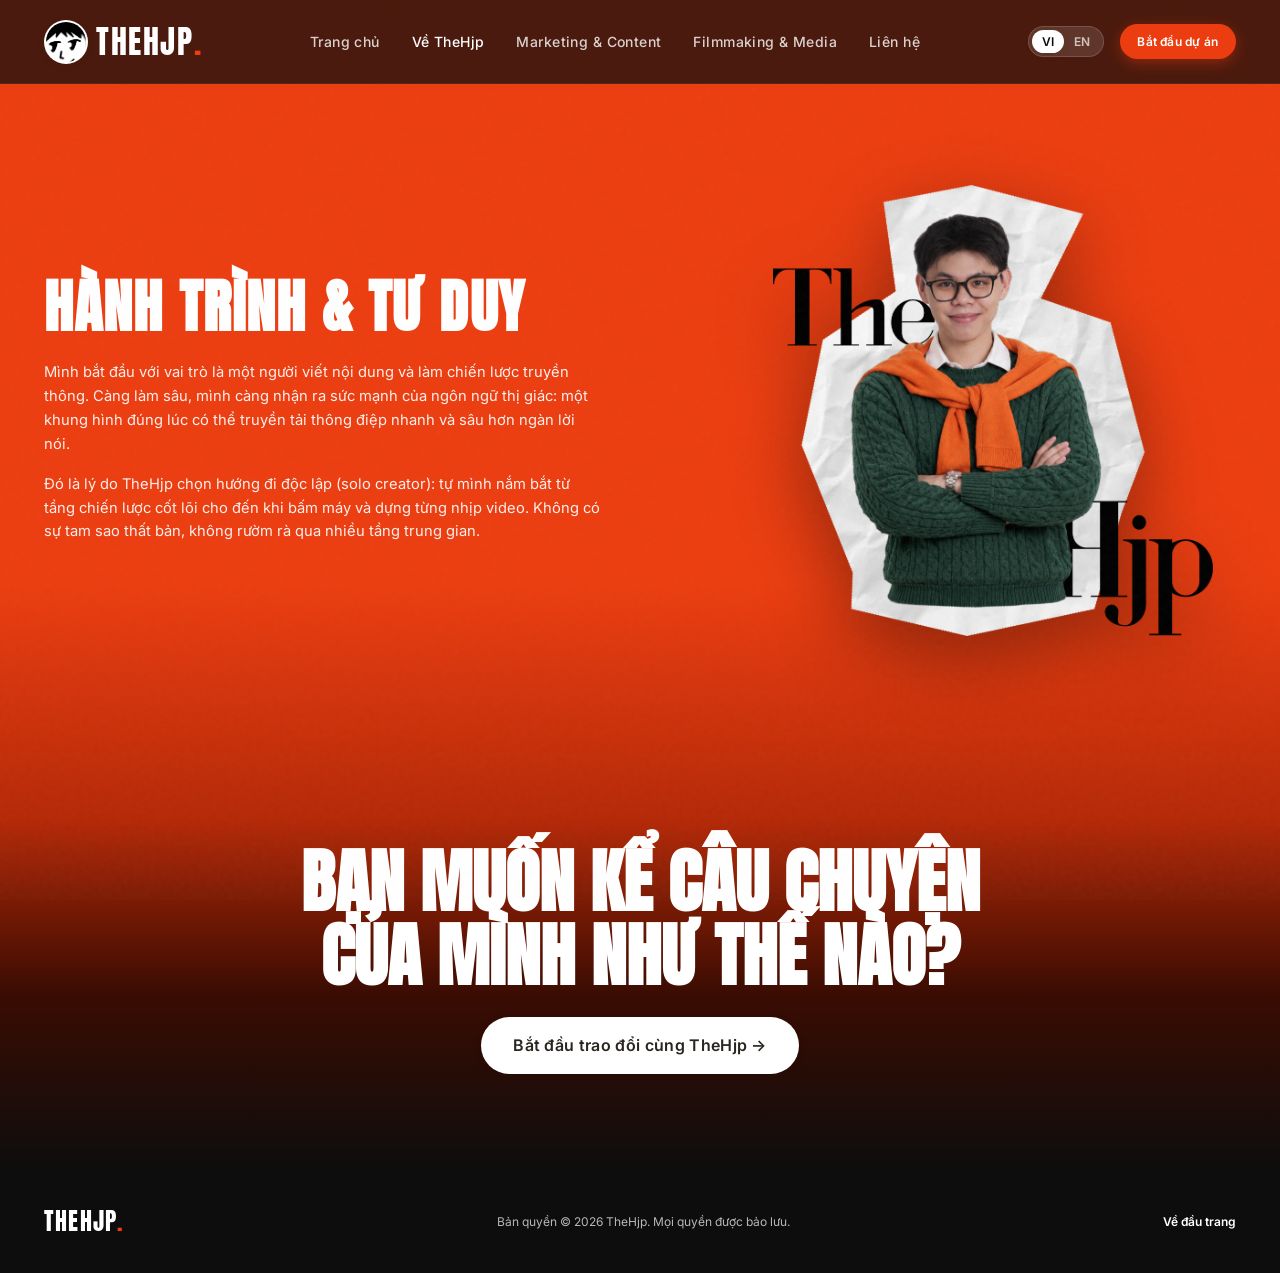
<file: about.html>
<!DOCTYPE html>
<html lang="vi">

<head>
  <meta charset="UTF-8">
  <meta name="viewport" content="width=device-width, initial-scale=1.0">
  <title>Về TheHjp — Chân dung & Triết lý sáng tạo</title>
  <meta name="description"
    content="Khám phá câu chuyện, tư duy Marketer Mindset kết hợp cùng Filmmaker Lens và các nguyên tắc sáng tạo độc lập của TheHjp.">
  <meta name="robots" content="index, follow">
  <meta name="author" content="TheHjp">
  <link rel="canonical" href="https://thehjp.id.vn/about.html">
  <link rel="icon" type="image/png" href="assets/images/thehjp-mascot.png">
  <link rel="apple-touch-icon" href="assets/images/thehjp-mascot.png">
  <meta property="og:title" content="Về TheHjp — Chân dung & Triết lý sáng tạo">
  <meta property="og:description"
    content="Khám phá câu chuyện, tư duy Marketer Mindset kết hợp cùng Filmmaker Lens của TheHjp.">
  <meta property="og:type" content="website">
  <meta property="og:url" content="https://thehjp.id.vn/about.html">
  <meta property="og:image" content="https://thehjp.id.vn/assets/images/TheHjp.png">
  <meta name="twitter:card" content="summary_large_image">
  <meta name="twitter:title" content="Về TheHjp — Chân dung & Triết lý sáng tạo">
  <meta name="twitter:description" content="Khám phá câu chuyện, tư duy Marketer Mindset kết hợp cùng Filmmaker Lens của TheHjp.">
  <meta name="twitter:image" content="https://thehjp.id.vn/assets/images/TheHjp.png">

  <!-- Google Fonts -->
  <link rel="preconnect" href="https://fonts.googleapis.com">
  <link rel="preconnect" href="https://fonts.gstatic.com" crossorigin>
  <link
    href="https://fonts.googleapis.com/css2?family=Alfa+Slab+One&family=Anton&family=Caveat:wght@600;700&family=Dancing+Script:wght@600;700&family=Inter:wght@300;400;500;600;700;800&family=Playfair+Display:ital,wght@0,600;1,400;1,600&display=swap"
    rel="stylesheet">

  <!-- Stylesheets -->
  <link rel="stylesheet" href="css/tokens.css">
  <link rel="stylesheet" href="css/style.css">
</head>

<body style="background-color: var(--color-bg-dark);">

  <!-- Film Grain Noise Overlay -->
  <div class="noise-overlay" aria-hidden="true"></div>

  <!-- Header Navigation -->
  <header class="site-header site-header--light-page" id="siteHeader">
    <div class="container header-inner">
      <a href="index.html" class="brand-logo" aria-label="TheHjp Home">
        <div class="brand-logo-icon">
          <img src="assets/images/thehjp-mascot.png" alt="TheHjp Avatar">
        </div>
        <span>TheHjp<span class="dot">.</span></span>
      </a>

      <nav aria-label="Primary Navigation">
        <ul class="nav-desktop">
          <li><a href="index.html" class="nav-link" data-i18n="nav.home">Trang chủ</a></li>
          <li><a href="about.html" class="nav-link active" data-i18n="nav.about">Về TheHjp</a></li>
          <li><a href="marketing.html" class="nav-link" data-i18n="nav.marketing">Marketing & Content</a></li>
          <li><a href="filmmaking.html" class="nav-link" data-i18n="nav.filmmaking">Filmmaking & Media</a></li>
          <li><a href="contact.html" class="nav-link" data-i18n="nav.contact">Liên hệ</a></li>
        </ul>
      </nav>

      <div class="header-actions">
        <div class="lang-switch" role="group" aria-label="Language selection">
          <button class="lang-btn active" data-lang="vi" aria-label="Chuyển sang tiếng Việt">VI</button>
          <button class="lang-btn" data-lang="en" aria-label="Switch to English">EN</button>
        </div>

        <a href="contact.html" class="btn btn-primary btn-sm" data-i18n="nav.cta">Bắt đầu dự án</a>

        <button class="mobile-toggle" aria-label="Open mobile menu">
          <svg width="24" height="24" viewBox="0 0 24 24" fill="none" stroke="currentColor" stroke-width="2"
            stroke-linecap="round" stroke-linejoin="round">
            <line x1="3" y1="12" x2="21" y2="12"></line>
            <line x1="3" y1="6" x2="21" y2="6"></line>
            <line x1="3" y1="18" x2="21" y2="18"></line>
          </svg>
        </button>
      </div>
    </div>

    <!-- Mobile Navigation Drawer -->
    <div class="mobile-nav-drawer">
      <a href="index.html" class="nav-link" data-i18n="nav.home">Trang chủ</a>
      <a href="about.html" class="nav-link active" data-i18n="nav.about">Về TheHjp</a>
      <a href="marketing.html" class="nav-link" data-i18n="nav.marketing">Marketing & Content</a>
      <a href="filmmaking.html" class="nav-link" data-i18n="nav.filmmaking">Filmmaking & Media</a>
      <a href="contact.html" class="nav-link" data-i18n="nav.contact">Liên hệ</a>
    </div>
  </header>

  <main id="main-content"
    style="background: linear-gradient(180deg, #EC3D10 0%, #EC3D10 50%, #B52807 70%, #3A0C02 85%, #0D0D0D 100%); min-height: 100vh;">
    <!-- Story Narrative Section (The Journey & Mindset) -->
    <section class="about-journey-section"
      style="min-height: 85vh; display: flex; align-items: center; padding-top: calc(var(--space-16) + 40px); padding-bottom: var(--space-12);">
      <div class="container" style="width: 100%;">
        <div class="about-journey-grid">
          <!-- Left Column: Narrative Content on original gradient background with white text -->
          <div class="about-narrative-content">
            <h1 data-i18n="aboutPage.storyTitle">
              Hành trình & Tư duy
            </h1>
            <p data-i18n="aboutPage.storyP1">
              Mình bắt đầu với vai trò là một người viết nội dung và làm chiến lược truyền thông. Càng làm sâu, mình
              càng nhận ra sức mạnh của ngôn ngữ thị giác: một khung hình đúng lúc có thể truyền tải thông điệp nhanh và
              sâu hơn ngàn lời nói.
            </p>
            <p data-i18n="aboutPage.storyP2">
              Đó là lý do TheHjp chọn hướng đi độc lập (solo creator): tự mình nắm bắt từ tầng chiến lược cốt lõi cho
              đến khi bấm máy và dựng từng nhịp video. Không có sự tam sao thất bản, không rườm rà qua nhiều tầng trung
              gian.
            </p>
          </div>

          <!-- Right Column: TheHjp Portrait -->
          <div class="about-photo-wrapper">
            <img src="assets/images/TheHjp.png" alt="TheHjp - Solo Creator & Filmmaker" class="about-portrait-img">
          </div>
        </div>
      </div>
    </section>

    <!-- Bottom CTA Banner with generous spacing -->
    <section class="subpage-cta-banner"
      style="background: transparent; padding: var(--space-20) 0 var(--space-24) 0; border: none;">
      <div class="container">
        <div class="subpage-cta-inner">
          <h2 class="subpage-cta-title" data-i18n="aboutPage.ctaTitle">Bạn muốn kể câu chuyện của mình như thế nào?</h2>
          <a href="contact.html" class="btn btn-light btn-lg" data-i18n="aboutPage.ctaBtn">
            Bắt đầu trao đổi cùng TheHjp →
          </a>
        </div>
      </div>
    </section>
  </main>

  <!-- Global Footer -->
  <footer class="site-footer"
    style="background: var(--color-bg-dark); color: rgba(255,255,255,0.7); padding: var(--space-8) 0; margin-top: 0; border-top: none;">
    <div class="container"
      style="display: flex; justify-content: space-between; align-items: center; flex-wrap: wrap; gap: var(--space-4);">
      <div class="brand-logo" style="font-size: var(--text-xl);">
        <span>TheHjp<span class="dot">.</span></span>
      </div>
      <div data-i18n="common.footerRights">Bản quyền © 2026 TheHjp. Mọi quyền được bảo lưu.</div>
      <a href="#" class="back-to-top" data-i18n="common.backToTop">Lên đầu trang ↑</a>
    </div>
  </footer>

  <!-- Scripts -->
  <script src="js/i18n.vi.js"></script>
  <script src="js/i18n.en.js"></script>
  <script src="js/i18n.js"></script>
  <script src="js/main.js"></script>
</body>

</html>
</file>
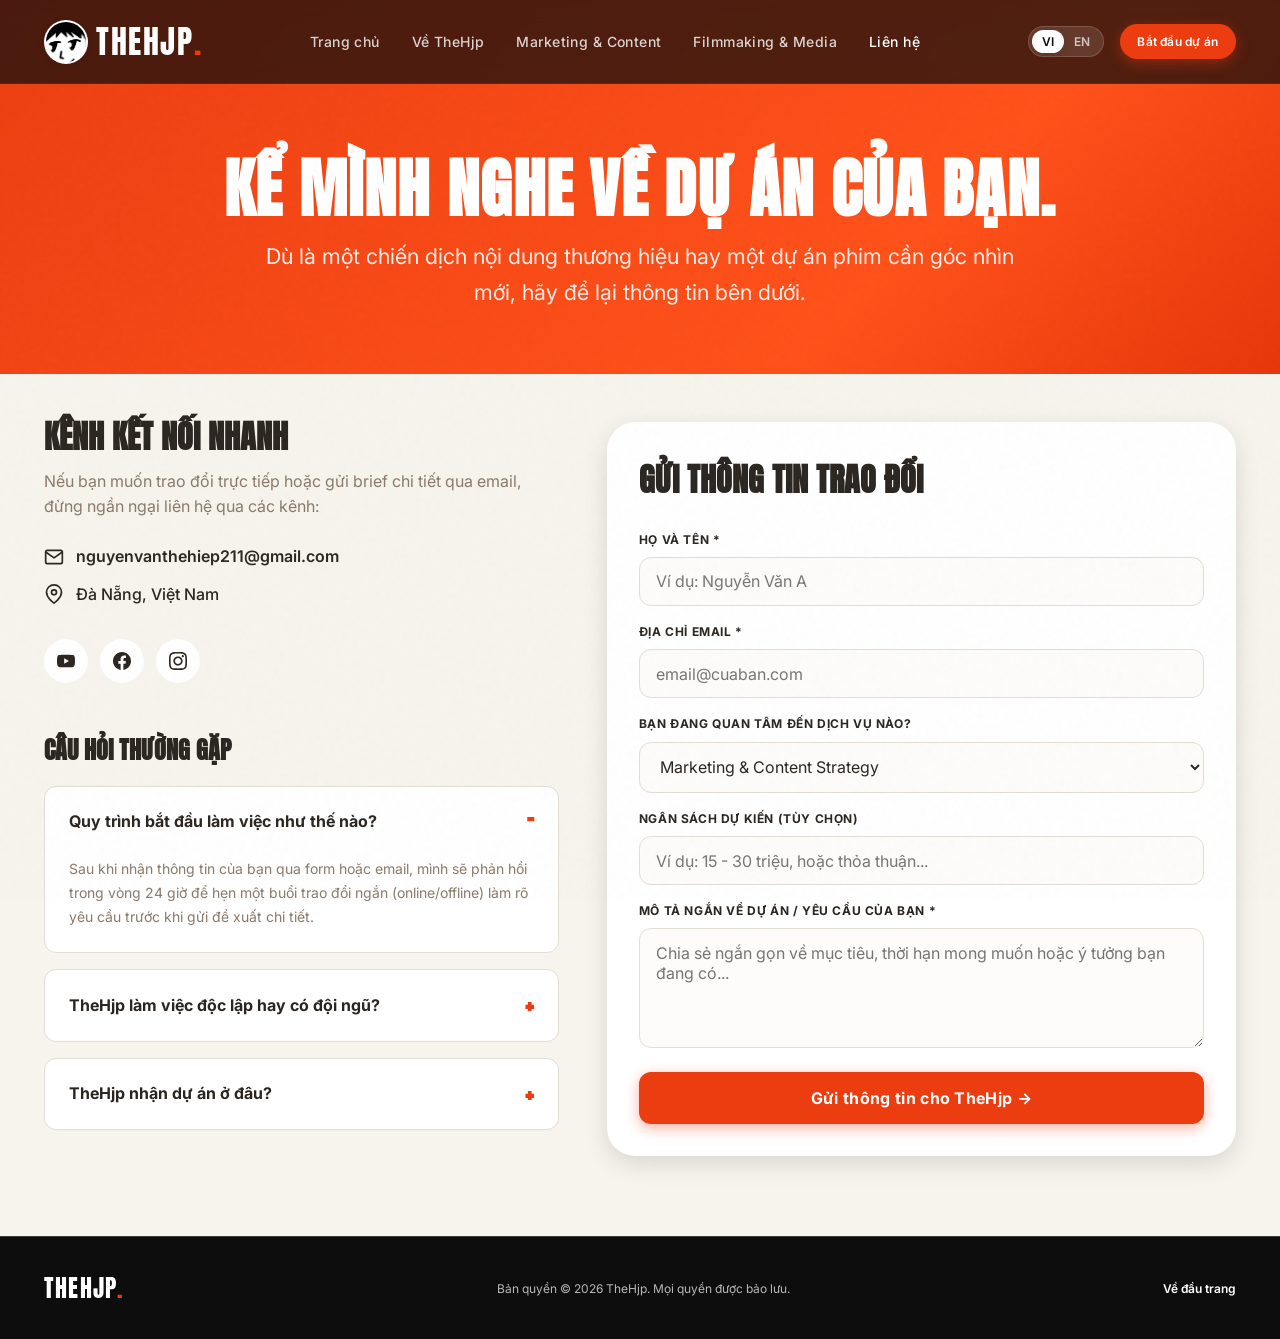
<file: contact.html>
<!DOCTYPE html>
<html lang="vi">
<head>
  <meta charset="UTF-8">
  <meta name="viewport" content="width=device-width, initial-scale=1.0">
  <title>Liên hệ — TheHjp | Bắt đầu dự án Marketing & Filmmaking</title>
  <meta name="description" content="Kết nối trực tiếp cùng TheHjp để trao đổi về dự án Marketing, Content Strategy hoặc Sản xuất Phim doanh nghiệp & nghệ thuật.">
  <meta name="robots" content="index, follow">
  <meta name="author" content="TheHjp">
  <link rel="canonical" href="https://thehjp.id.vn/contact.html">
  <link rel="icon" type="image/png" href="assets/images/thehjp-mascot.png">
  <link rel="apple-touch-icon" href="assets/images/thehjp-mascot.png">
  <meta property="og:title" content="Liên hệ — TheHjp">
  <meta property="og:description" content="Kết nối cùng TheHjp để bắt đầu dự án Marketing hoặc Filmmaking.">
  <meta property="og:type" content="website">
  <meta property="og:url" content="https://thehjp.id.vn/contact.html">
  <meta property="og:image" content="https://thehjp.id.vn/assets/images/TheHjp.png">
  <meta name="twitter:card" content="summary_large_image">
  <meta name="twitter:title" content="Liên hệ — TheHjp">
  <meta name="twitter:description" content="Kết nối cùng TheHjp để bắt đầu dự án Marketing hoặc Filmmaking.">
  <meta name="twitter:image" content="https://thehjp.id.vn/assets/images/TheHjp.png">

  <!-- Google Fonts -->
  <link rel="preconnect" href="https://fonts.googleapis.com">
  <link rel="preconnect" href="https://fonts.gstatic.com" crossorigin>
  <link href="https://fonts.googleapis.com/css2?family=Alfa+Slab+One&family=Anton&family=Caveat:wght@600;700&family=Dancing+Script:wght@600;700&family=Inter:wght@300;400;500;600;700;800&family=Playfair+Display:ital,wght@0,600;1,400;1,600&display=swap" rel="stylesheet">
  
  <!-- Stylesheets -->
  <link rel="stylesheet" href="css/tokens.css">
  <link rel="stylesheet" href="css/style.css">
</head>
<body style="background-color: var(--color-bg-cream);">

  <!-- Film Grain Noise Overlay -->
  <div class="noise-overlay" aria-hidden="true"></div>

  <!-- Header Navigation -->
  <header class="site-header site-header--light-page" id="siteHeader">
    <div class="container header-inner">
      <a href="index.html" class="brand-logo" aria-label="TheHjp Home">
        <div class="brand-logo-icon">
          <img src="assets/images/thehjp-mascot.png" alt="TheHjp Avatar">
        </div>
        <span>TheHjp<span class="dot">.</span></span>
      </a>

      <nav aria-label="Primary Navigation">
        <ul class="nav-desktop">
          <li><a href="index.html" class="nav-link" data-i18n="nav.home">Trang chủ</a></li>
          <li><a href="about.html" class="nav-link" data-i18n="nav.about">Về TheHjp</a></li>
          <li><a href="marketing.html" class="nav-link" data-i18n="nav.marketing">Marketing & Content</a></li>
          <li><a href="filmmaking.html" class="nav-link" data-i18n="nav.filmmaking">Filmmaking & Media</a></li>
          <li><a href="contact.html" class="nav-link active" data-i18n="nav.contact">Liên hệ</a></li>
        </ul>
      </nav>

      <div class="header-actions">
        <div class="lang-switch" role="group" aria-label="Language selection">
          <button class="lang-btn active" data-lang="vi" aria-label="Chuyển sang tiếng Việt">VI</button>
          <button class="lang-btn" data-lang="en" aria-label="Switch to English">EN</button>
        </div>

        <a href="contact.html" class="btn btn-primary btn-sm" data-i18n="nav.cta">Bắt đầu dự án</a>

        <button class="mobile-toggle" aria-label="Open mobile menu">
          <svg width="24" height="24" viewBox="0 0 24 24" fill="none" stroke="currentColor" stroke-width="2" stroke-linecap="round" stroke-linejoin="round">
            <line x1="3" y1="12" x2="21" y2="12"></line>
            <line x1="3" y1="6" x2="21" y2="6"></line>
            <line x1="3" y1="18" x2="21" y2="18"></line>
          </svg>
        </button>
      </div>
    </div>

    <!-- Mobile Navigation Drawer -->
    <div class="mobile-nav-drawer">
      <a href="index.html" class="nav-link" data-i18n="nav.home">Trang chủ</a>
      <a href="about.html" class="nav-link" data-i18n="nav.about">Về TheHjp</a>
      <a href="marketing.html" class="nav-link" data-i18n="nav.marketing">Marketing & Content</a>
      <a href="filmmaking.html" class="nav-link" data-i18n="nav.filmmaking">Filmmaking & Media</a>
      <a href="contact.html" class="nav-link active" data-i18n="nav.contact">Liên hệ</a>
    </div>
  </header>

  <main id="main-content">
    <!-- Page Hero -->
    <section class="page-hero orange">
      <div class="container">
        <h1 class="page-hero-title" data-i18n="contactPage.heroTitle">Kể mình nghe về dự án của bạn.</h1>
        <p class="page-hero-sub" data-i18n="contactPage.heroSub">
          Dù là một chiến dịch nội dung thương hiệu hay một dự án phim cần góc nhìn mới, hãy để lại thông tin bên dưới.
        </p>
      </div>
    </section>

    <!-- Main Contact Grid Section -->
    <section class="subpage-section cream" style="padding-top: var(--space-12);">
      <div class="container">
        <div class="contact-grid">
          <!-- Left Info & FAQ -->
          <div class="contact-info-col" style="color: var(--color-coal);">
            <h2 style="font-family: var(--font-headline); font-size: var(--text-2xl); text-transform: uppercase; margin-bottom: var(--space-4);" data-i18n="contactPage.infoTitle">
              Kênh kết nối nhanh
            </h2>
            <p style="font-size: var(--text-base); color: var(--color-taupe); margin-bottom: var(--space-6);" data-i18n="contactPage.infoDesc">
              Nếu bạn muốn trao đổi trực tiếp hoặc gửi brief chi tiết qua email, đừng ngần ngại liên hệ qua các kênh:
            </p>

            <div class="contact-channels" style="margin-bottom: var(--space-8);">
              <a href="mailto:nguyenvanthehiep211@gmail.com" class="contact-channel-item" style="color: var(--color-coal); font-weight: 600;">
                <svg width="20" height="20" viewBox="0 0 24 24" fill="none" stroke="currentColor" stroke-width="2" stroke-linecap="round" stroke-linejoin="round">
                  <path d="M4 4h16c1.1 0 2 .9 2 2v12c0 1.1-.9 2-2 2H4c-1.1 0-2-.9-2-2V6c0-1.1.9-2 2-2z"></path>
                  <polyline points="22,6 12,13 2,6"></polyline>
                </svg>
                <span data-i18n="common.directEmail">nguyenvanthehiep211@gmail.com</span>
              </a>
              <div class="contact-channel-item" style="color: var(--color-coal);">
                <svg width="20" height="20" viewBox="0 0 24 24" fill="none" stroke="currentColor" stroke-width="2" stroke-linecap="round" stroke-linejoin="round">
                  <path d="M21 10c0 7-9 13-9 13s-9-6-9-13a9 9 0 0 1 18 0z"></path>
                  <circle cx="12" cy="10" r="3"></circle>
                </svg>
                <span data-i18n="common.location">Đà Nẵng, Việt Nam</span>
              </div>
            </div>

            <!-- Social Links -->
            <div class="social-links" style="margin-bottom: var(--space-12);">
              <!-- YouTube -->
              <a href="https://www.youtube.com/@TheHjp211" target="_blank" rel="noopener noreferrer" class="social-btn" style="background: var(--color-white); color: var(--color-coal);" aria-label="YouTube">
                <svg width="18" height="18" viewBox="0 0 24 24" fill="currentColor">
                  <path d="M23.498 6.186a3.016 3.016 0 0 0-2.122-2.136C19.505 3.545 12 3.545 12 3.545s-7.505 0-9.377.505A3.017 3.017 0 0 0 .502 6.186C0 8.07 0 12 0 12s0 3.93.502 5.814a3.016 3.016 0 0 0 2.122 2.136c1.871.505 9.376.505 9.376.505s7.505 0 9.377-.505a3.015 3.015 0 0 0 2.122-2.136C24 15.93 24 12 24 12s0-3.93-.502-5.814zM9.545 15.568V8.432L15.818 12l-6.273 3.568z"/>
                </svg>
              </a>
              <!-- Facebook -->
              <a href="https://www.facebook.com/profile.php?id=61580433606540" target="_blank" rel="noopener noreferrer" class="social-btn" style="background: var(--color-white); color: var(--color-coal);" aria-label="Facebook">
                <svg width="18" height="18" viewBox="0 0 24 24" fill="currentColor">
                  <path d="M24 12.073c0-6.627-5.373-12-12-12s-12 5.373-12 12c0 5.99 4.388 10.954 10.125 11.854v-8.385H7.078v-3.47h3.047V9.43c0-3.007 1.792-4.669 4.533-4.669 1.312 0 2.686.235 2.686.235v2.953H15.83c-1.491 0-1.956.925-1.956 1.874v2.25h3.328l-.532 3.47h-2.796v8.385C19.612 23.027 24 18.062 24 12.073z"/>
                </svg>
              </a>
              <!-- Instagram -->
              <a href="https://www.instagram.com/the.hjp21/" target="_blank" rel="noopener noreferrer" class="social-btn" style="background: var(--color-white); color: var(--color-coal);" aria-label="Instagram">
                <svg width="18" height="18" viewBox="0 0 24 24" fill="currentColor">
                  <path d="M12 2.163c3.204 0 3.584.012 4.85.07 3.252.148 4.771 1.691 4.919 4.919.058 1.265.069 1.645.069 4.849 0 3.205-.012 3.584-.069 4.849-.149 3.225-1.664 4.771-4.919 4.919-1.266.058-1.644.07-4.85.07-3.204 0-3.584-.012-4.849-.07-3.26-.149-4.771-1.699-4.919-4.92-.058-1.265-.07-1.644-.07-4.849 0-3.204.013-3.583.07-4.849.149-3.227 1.664-4.771 4.919-4.919 1.266-.057 1.645-.069 4.849-.069zm0-2.163c-3.259 0-3.667.014-4.947.072-4.358.2-6.78 2.618-6.98 6.98-.059 1.281-.073 1.689-.073 4.948 0 3.259.014 3.668.072 4.948.2 4.358 2.618 6.78 6.98 6.98 1.281.058 1.689.072 4.948.072 3.259 0 3.668-.014 4.948-.072 4.354-.2 6.782-2.618 6.979-6.98.059-1.28.073-1.689.073-4.948 0-3.259-.014-3.667-.072-4.947-.196-4.354-2.617-6.78-6.979-6.98-1.281-.059-1.69-.073-4.949-.073zm0 5.838c-3.403 0-6.162 2.759-6.162 6.162s2.759 6.163 6.162 6.163 6.162-2.759 6.162-6.163c0-3.403-2.759-6.162-6.162-6.162zm0 10.162c-2.209 0-4-1.79-4-4 0-2.209 1.791-4 4-4s4 1.791 4 4c0 2.21-1.791 4-4 4zm6.406-11.845c-.796 0-1.441.645-1.441 1.44s.645 1.44 1.441 1.44c.795 0 1.439-.645 1.439-1.44s-.644-1.44-1.439-1.44z"/>
                </svg>
              </a>
            </div>

            <!-- FAQ Section -->
            <h3 style="font-family: var(--font-headline); font-size: var(--text-xl); text-transform: uppercase; margin-bottom: var(--space-4);" data-i18n="contactPage.faqTitle">
              Câu hỏi thường gặp
            </h3>
            <div class="faq-container">
              <div class="faq-item open">
                <div class="faq-question" data-i18n="contactPage.faq1Q">Quy trình bắt đầu làm việc như thế nào?</div>
                <div class="faq-answer" data-i18n="contactPage.faq1A">
                  Sau khi nhận thông tin của bạn qua form hoặc email, mình sẽ phản hồi trong vòng 24 giờ để hẹn một buổi trao đổi ngắn (online/offline) làm rõ yêu cầu trước khi gửi đề xuất chi tiết.
                </div>
              </div>

              <div class="faq-item">
                <div class="faq-question" data-i18n="contactPage.faq2Q">TheHjp làm việc độc lập hay có đội ngũ?</div>
                <div class="faq-answer" data-i18n="contactPage.faq2A">
                  Mình là solo creator phụ trách chính toàn bộ chiến lược và sản xuất. Với các dự án phim lớn cần quy mô nhân sự cao hơn, mình sẽ linh hoạt kết nối với các đối tác chuyên môn tin cậy.
                </div>
              </div>

              <div class="faq-item">
                <div class="faq-question" data-i18n="contactPage.faq3Q">TheHjp nhận dự án ở đâu?</div>
                <div class="faq-answer" data-i18n="contactPage.faq3A">
                  Mình nhận làm việc trực tiếp tại Việt Nam và làm việc từ xa (remote) với các khách hàng trên toàn cầu.
                </div>
              </div>
            </div>
          </div>

          <!-- Right Form -->
          <div class="contact-form-card" style="box-shadow: var(--shadow-md);">
            <h2 style="font-family: var(--font-headline); font-size: var(--text-2xl); text-transform: uppercase; margin-bottom: var(--space-6);" data-i18n="contactPage.formTitle">
              Gửi thông tin trao đổi
            </h2>

            <form id="contactForm" action="https://formspree.io/f/mzezyzab" method="POST">
              <div class="form-group">
                <label for="userName" class="form-label" data-i18n="contactPage.nameLabel">Họ và tên *</label>
                <input type="text" id="userName" name="name" class="form-input" required data-i18n-ph="contactPage.namePlaceholder" placeholder="Ví dụ: Nguyễn Văn A">
              </div>

              <div class="form-group">
                <label for="userEmail" class="form-label" data-i18n="contactPage.emailLabel">Địa chỉ Email *</label>
                <input type="email" id="userEmail" name="email" class="form-input" required data-i18n-ph="contactPage.emailPlaceholder" placeholder="email@cuaban.com">
              </div>

              <div class="form-group">
                <label for="userService" class="form-label" data-i18n="contactPage.serviceLabel">Bạn đang quan tâm đến dịch vụ nào?</label>
                <select id="userService" name="service" class="form-select">
                  <option value="marketing" data-i18n="contactPage.serviceOpt1">Marketing & Content Strategy</option>
                  <option value="filmmaking" data-i18n="contactPage.serviceOpt2">Filmmaking & Media Production</option>
                  <option value="both" data-i18n="contactPage.serviceOpt3">Trọn gói cả hai (Chiến lược + Sản xuất Phim)</option>
                </select>
              </div>

              <div class="form-group">
                <label for="userBudget" class="form-label" data-i18n="contactPage.budgetLabel">Ngân sách dự kiến (tùy chọn)</label>
                <input type="text" id="userBudget" name="budget" class="form-input" data-i18n-ph="contactPage.budgetPlaceholder" placeholder="Ví dụ: 15 - 30 triệu, hoặc thỏa thuận...">
              </div>

              <div class="form-group">
                <label for="userMsg" class="form-label" data-i18n="contactPage.msgLabel">Mô tả ngắn về dự án / Yêu cầu của bạn *</label>
                <textarea id="userMsg" name="message" class="form-textarea" required data-i18n-ph="contactPage.msgPlaceholder" placeholder="Chia sẻ ngắn gọn về mục tiêu, thời hạn mong muốn hoặc ý tưởng bạn đang có..."></textarea>
              </div>

              <!-- Formspree Anti-spam Honeypot -->
              <input type="text" name="_gotcha" style="display:none !important;" tabindex="-1" autocomplete="off">

              <button type="submit" class="btn btn-primary form-submit-btn" data-i18n="contactPage.submitBtn">
                Gửi thông tin cho TheHjp →
              </button>

              <div class="form-success-msg" id="formSuccess" data-i18n="contactPage.successMsg">
                ✨ Cảm ơn bạn! Thông tin đã được gửi thành công. Mình sẽ xem và phản hồi lại bạn sớm nhất!
              </div>

              <div class="form-error-msg" id="formError" data-i18n="contactPage.errorMsg">
                ⚠️ Có lỗi xảy ra khi gửi thông tin. Vui lòng thử lại hoặc gửi trực tiếp qua email: nguyenvanthehiep211@gmail.com
              </div>
            </form>
          </div>
        </div>
      </div>
    </section>
  </main>

  <!-- Global Footer -->
  <footer class="site-footer" style="background: var(--color-bg-dark); color: rgba(255,255,255,0.7); padding: var(--space-8) 0; margin-top: 0;">
    <div class="container" style="display: flex; justify-content: space-between; align-items: center; flex-wrap: wrap; gap: var(--space-4);">
      <div class="brand-logo" style="font-size: var(--text-xl);">
        <span>TheHjp<span class="dot">.</span></span>
      </div>
      <div data-i18n="common.footerRights">Bản quyền © 2026 TheHjp. Mọi quyền được bảo lưu.</div>
      <a href="#" class="back-to-top" data-i18n="common.backToTop">Lên đầu trang ↑</a>
    </div>
  </footer>

  <!-- Scripts -->
  <script src="js/i18n.vi.js"></script>
  <script src="js/i18n.en.js"></script>
  <script src="js/i18n.js"></script>
  <script src="js/main.js"></script>
</body>
</html>
</file>
<file: css/tokens.css>
/* ==========================================================================
   THEHJP DESIGN TOKENS
   Strictly aligned with TheHjp Brand Guidelines & Build Brief
   ========================================================================== */

:root {
  /* Brand Color Palette */
  --color-main: #EC3D10;         /* Primary Brand Orange */
  --color-main-light: #FF5722;   /* Gradient Warm Highlight */
  --color-main-dark: #C93009;    /* Hover / Active Orange */
  --color-main-glow: rgba(236, 61, 16, 0.25);
  
  --color-bg-dark: #0D0D0D;      /* Deep Dark (Hero 2, Filmmaking) */
  --color-bg-dark-card: #161616; /* Dark card background */
  --color-bg-dark-border: rgba(255, 255, 255, 0.12);
  
  --color-bg-cream: #F7F4ED;     /* Warm Cream (About, Marketing) */
  --color-bg-cream-card: #EFECE3;/* Cream card background */
  --color-sand: #D4C5B0;         /* Sand (Testimonial) */
  --color-taupe: #8A7A6B;        /* Secondary text / border on light */
  --color-coal: #2A2520;         /* Main text on light & sand */
  --color-white: #FFFFFF;
  
  /* 5% Accent Palette Options */
  --color-accent-teal: #2F4A50;  /* Smoky Teal */
  --color-accent-blue: #2B3640;  /* Slate Blue */
  --color-accent-olive: #3D4A2E; /* Forest Olive */

  /* Typography Stacks */
  --font-headline: 'Anton', sans-serif, -apple-system;
  --font-body: 'Inter', sans-serif, system-ui;
  --font-subdisplay: 'Playfair Display', Georgia, serif;
  --font-script: 'Dancing Script', 'Caveat', cursive;
  --font-script-hand: 'Caveat', cursive;
  --font-vintage: 'Alfa Slab One', cursive, serif;

  /* Typography Scale */
  --text-xs: 0.75rem;     /* 12px */
  --text-sm: 0.875rem;    /* 14px */
  --text-base: 1rem;      /* 16px */
  --text-md: 1.125rem;    /* 18px */
  --text-lg: 1.25rem;     /* 20px */
  --text-xl: 1.5rem;      /* 24px */
  --text-2xl: 2rem;       /* 32px */
  --text-3xl: 2.75rem;    /* 44px */
  --text-4xl: 3.75rem;    /* 60px */
  --text-5xl: 5rem;       /* 80px */
  --text-hero: clamp(2.8rem, 6.5vw, 6rem);
  --text-hero2: clamp(2.4rem, 5.5vw, 5rem);

  /* Spacing Scale */
  --space-1: 0.25rem;
  --space-2: 0.5rem;
  --space-3: 0.75rem;
  --space-4: 1rem;
  --space-6: 1.5rem;
  --space-8: 2rem;
  --space-12: 3rem;
  --space-16: 4rem;
  --space-20: 5rem;
  --space-24: 6rem;
  --space-32: 8rem;

  /* Layout */
  --max-width: 1240px;
  --max-width-narrow: 880px;
  --max-width-editorial: 720px;
  --radius-sm: 6px;
  --radius-md: 12px;
  --radius-lg: 20px;
  --radius-xl: 28px;
  --radius-full: 9999px;

  /* Elevation & Shadows */
  --shadow-sm: 0 2px 8px rgba(0, 0, 0, 0.06);
  --shadow-md: 0 8px 24px rgba(0, 0, 0, 0.12);
  --shadow-lg: 0 16px 40px rgba(0, 0, 0, 0.2);
  --shadow-glow: 0 0 35px rgba(236, 61, 16, 0.4);

  /* Transitions */
  --transition-fast: 0.2s cubic-bezier(0.16, 1, 0.3, 1);
  --transition-smooth: 0.35s cubic-bezier(0.16, 1, 0.3, 1);
  --transition-slow: 0.6s cubic-bezier(0.16, 1, 0.3, 1);
}
</file>
<file: css/style.css>
@import url('./tokens.css');

/* ==========================================================================
   RESET & BASE STYLES
   ========================================================================== */

*, *::before, *::after {
  box-sizing: border-box;
  margin: 0;
  padding: 0;
}

html {
  scroll-behavior: smooth;
  font-size: 16px;
  -webkit-font-smoothing: antialiased;
  -moz-osx-font-smoothing: grayscale;
}

body {
  font-family: var(--font-body);
  font-size: var(--text-base);
  line-height: 1.6;
  color: var(--color-coal);
  background-color: var(--color-bg-dark);
  overflow-x: hidden;
  position: relative;
}

/* Subtle Film Grain Noise Texture */
.noise-overlay {
  position: fixed;
  top: 0;
  left: 0;
  width: 100vw;
  height: 100vh;
  pointer-events: none;
  z-index: 999;
  opacity: 0.035;
  background-image: url("data:image/svg+xml,%3Csvg viewBox='0 0 200 200' xmlns='http://www.w3.org/2000/svg'%3E%3Cfilter id='noiseFilter'%3E%3CfeTurbulence type='fractalNoise' baseFrequency='0.8' numOctaves='3' stitchTiles='stitch'/%3E%3C/filter%3E%3Crect width='100%25' height='100%25' filter='url(%23noiseFilter)'/%3E%3C/svg%3E");
}

/* ==========================================================================
   INTRO SCREEN — Split Curtain Photo Reveal
   ========================================================================== */

/* Intro: body always scrollable — scroll drives the animation */

/* Main container — fixed, covers full viewport, always present */
.intro-screen {
  position: fixed;
  inset: 0;
  z-index: 10000;
  pointer-events: none; /* JS sets this per panel */
}

/* ── Panels ─────────────────────────────────────────── */
.intro-panel {
  position: absolute;
  top: 0;
  width: 50%;
  height: 100%;
  overflow: hidden;
  will-change: transform;
  /* NO CSS transition — JS drives transform directly via requestAnimationFrame */
  pointer-events: all;
}

.intro-panel--left  { left: 0; }
.intro-panel--right { right: 0; }

/*
  IMAGE TECHNIQUE:
  Both panels show the SAME full-viewport image.
  The .intro-panel-img inside each panel is 100vw wide and positioned
  so it aligns with the full viewport, then overflow:hidden clips each half.

  Left panel  (left: 0, w:50vw): img starts at viewport x=0  → shows left half
  Right panel (left:50vw, w:50vw): img starts at x=-50vw → shows right half
*/
.intro-panel-img {
  position: absolute;
  top: 0;
  width: 100vw;
  height: 100%;
  background-size: cover;
  background-position: center center;
  background-repeat: no-repeat;
  animation: introPanZoom 10s ease-in-out infinite alternate;
}

/* Left panel: image left-aligned with viewport left edge */
.intro-panel--left .intro-panel-img {
  left: 0;
}

/*
  Right panel: image shifted left by 50vw so it aligns with viewport.
  Right panel itself starts at x=50vw, so image.left = -50vw → image
  starts at viewport x=0. overflow:hidden then clips to show only right half.
*/
.intro-panel--right .intro-panel-img {
  left: -50vw;
}

@keyframes introPanZoom {
  from { transform: scale(1); }
  to   { transform: scale(1.04); }
}

/* Cinematic thin separator line between panels */
.intro-panel--left::after {
  content: '';
  position: absolute;
  right: 0;
  top: 0;
  width: 1px;
  height: 100%;
  background: rgba(255,255,255,0.15);
  z-index: 2;
}

/* Dark gradient overlay on each panel for text legibility */
.intro-panel--left::before,
.intro-panel--right::before {
  content: '';
  position: absolute;
  inset: 0;
  z-index: 1;
  pointer-events: none;
}
.intro-panel--left::before {
  background: linear-gradient(
    to right,
    rgba(0,0,0,0.55) 0%,
    rgba(0,0,0,0.2) 60%,
    rgba(0,0,0,0.1) 100%
  );
}
.intro-panel--right::before {
  background: linear-gradient(
    to left,
    rgba(0,0,0,0.55) 0%,
    rgba(0,0,0,0.2) 60%,
    rgba(0,0,0,0.1) 100%
  );
}

/* Panels transform driven entirely by JS scroll handler (no dismissed class needed) */

/* ── Center UI Overlay ──────────────────────────────── */
.intro-center {
  position: absolute;
  inset: 0;
  z-index: 10;
  display: flex;
  flex-direction: column;
  align-items: center;
  justify-content: center;
  gap: 2rem;
  pointer-events: none;
  /*
   * Use 'forwards' (not 'both') so the animation doesn't apply opacity:0
   * backward. JS sets opacity directly after animation is cancelled on scroll.
   */
  animation: introCenterIn 1.2s cubic-bezier(0.22, 1, 0.36, 1) forwards;
  animation-delay: 0.3s;
  opacity: 0; /* Start hidden; animation brings it to opacity:1 */
}

@keyframes introCenterIn {
  from { opacity: 0; transform: translateY(24px); }
  to   { opacity: 1; transform: translateY(0); }
}

/* Center UI opacity driven by JS scroll handler */

/* ── Name Badge ─────────────────────────────────────── */
.intro-name-badge {
  text-align: center;
  letter-spacing: -0.02em;
}

.intro-name {
  font-family: 'Anton', sans-serif;
  font-size: clamp(3.5rem, 10vw, 8rem);
  color: #fff;
  line-height: 1;
  text-shadow:
    0 0 80px rgba(0,0,0,0.8),
    0 2px 40px rgba(0,0,0,0.6);
  display: inline-block;
}

.intro-dot {
  color: var(--color-main, #EC3D10);
}

/* ── Enter Button ───────────────────────────────────── */
.intro-enter-btn {
  pointer-events: all;
  display: flex;
  align-items: center;
  gap: 0.6rem;
  padding: 0.85rem 2.2rem;
  border: 1.5px solid rgba(255,255,255,0.5);
  border-radius: 999px;
  background: rgba(255,255,255,0.08);
  backdrop-filter: blur(12px);
  -webkit-backdrop-filter: blur(12px);
  color: #fff;
  font-family: 'Inter', sans-serif;
  font-size: 0.95rem;
  font-weight: 500;
  letter-spacing: 0.08em;
  text-transform: uppercase;
  cursor: pointer;
  transition:
    background 0.3s ease,
    border-color 0.3s ease,
    transform 0.3s cubic-bezier(0.34, 1.56, 0.64, 1),
    box-shadow 0.3s ease;
  outline: none;
  animation: introButtonPulse 3s ease-in-out infinite;
}

@keyframes introButtonPulse {
  0%, 100% { box-shadow: 0 0 0 0 rgba(236,61,16,0); }
  50%       { box-shadow: 0 0 0 10px rgba(236,61,16,0.18); }
}

.intro-enter-btn:hover {
  background: rgba(236, 61, 16, 0.25);
  border-color: rgba(236, 61, 16, 0.7);
  transform: scale(1.06);
  box-shadow: 0 0 30px rgba(236, 61, 16, 0.3);
}

.intro-enter-btn:active {
  transform: scale(0.97);
}

.intro-enter-arrow {
  display: flex;
  align-items: center;
  transition: transform 0.3s ease;
}

.intro-enter-btn:hover .intro-enter-arrow {
  transform: translateY(3px);
}

/* ── Scroll Hint ────────────────────────────────────── */
.intro-scroll-hint {
  position: absolute;
  bottom: 2.5rem;
  left: 50%;
  transform: translateX(-50%);
  display: flex;
  flex-direction: column;
  align-items: center;
  gap: 0.5rem;
  color: rgba(255,255,255,0.5);
  font-family: 'Inter', sans-serif;
  font-size: 0.65rem;
  letter-spacing: 0.18em;
  text-transform: uppercase;
  animation: introScrollBounce 2s ease-in-out infinite;
}

.intro-scroll-line {
  width: 1px;
  height: 40px;
  background: linear-gradient(to bottom, rgba(255,255,255,0.5), transparent);
}

@keyframes introScrollBounce {
  0%, 100% { transform: translateX(-50%) translateY(0); }
  50%       { transform: translateX(-50%) translateY(6px); }
}

/* ==========================================================================
   HOMEPAGE INTRO — Push main content below 100vh intro zone
   JS sets 'has-intro' on body only when #introScreen exists (index.html only).
   SPLIT_RANGE in JS = window.innerHeight, so when panels fully split at
   scrollY = 100vh, the hero section is perfectly at the viewport top.
   ========================================================================== */
body.has-intro #main-content {
  padding-top: 100vh;
}

/* ==========================================================================
   Selection highlight */
::selection {
  background-color: var(--color-main);
  color: var(--color-white);
}

img {
  max-width: 100%;
  height: auto;
  display: block;
}

a {
  color: inherit;
  text-decoration: none;
  transition: all var(--transition-fast);
}

button, input, textarea, select {
  font-family: inherit;
  font-size: inherit;
}

.container {
  width: 100%;
  max-width: var(--max-width);
  margin: 0 auto;
  padding: 0 var(--space-6);
}

.container-narrow {
  width: 100%;
  max-width: var(--max-width-narrow);
  margin: 0 auto;
  padding: 0 var(--space-6);
}

.container-editorial {
  width: 100%;
  max-width: var(--max-width-editorial);
  margin: 0 auto;
  padding: 0 var(--space-6);
}

/* ==========================================================================
   HEADER & NAVIGATION
   ========================================================================== */

.site-header {
  position: fixed;
  top: 0;
  left: 0;
  right: 0;
  z-index: 10001; /* Always above intro screen (10000) */
  padding: var(--space-4) 0;
  transition: all var(--transition-smooth);
}

.site-header.scrolled {
  background: rgba(13, 13, 13, 0.85);
  backdrop-filter: blur(12px);
  -webkit-backdrop-filter: blur(12px);
  border-bottom: 1px solid rgba(255, 255, 255, 0.08);
  padding: var(--space-3) 0;
}

/*
 * Light-page header variant — used on pages whose hero has a light/cream
 * background (about.html, marketing.html, etc.).
 * At top: dark semi-transparent backdrop so white text stays legible.
 * Once scrolled: transitions to the standard dark-glass style.
 */
.site-header--light-page:not(.scrolled) {
  background: rgba(13, 13, 13, 0.72);
  backdrop-filter: blur(10px);
  -webkit-backdrop-filter: blur(10px);
  border-bottom: 1px solid rgba(255, 255, 255, 0.06);
}

.header-inner {
  display: flex;
  align-items: center;
  justify-content: space-between;
  gap: var(--space-4);
}

.brand-logo {
  display: flex;
  align-items: center;
  gap: var(--space-2);
  font-family: var(--font-headline);
  font-size: var(--text-2xl);
  letter-spacing: 0.05em;
  color: var(--color-white);
  text-transform: uppercase;
}

.brand-logo .dot {
  color: var(--color-main);
}

.brand-logo-icon {
  width: 44px;
  height: 44px;
  border-radius: var(--radius-full);
  background: var(--color-white);
  border: 2px solid rgba(255, 255, 255, 0.95);
  display: flex;
  align-items: center;
  justify-content: center;
  overflow: hidden;
  flex-shrink: 0;
  padding: 0;
  box-shadow: var(--shadow-sm);
}

.brand-logo-icon img {
  width: 100%;
  height: 100%;
  object-fit: cover;
  transform: scale(1.4);
}

.nav-desktop {
  display: flex;
  align-items: center;
  gap: var(--space-8);
  list-style: none;
}

.nav-link {
  font-size: var(--text-sm);
  font-weight: 500;
  color: rgba(255, 255, 255, 0.8);
  letter-spacing: 0.03em;
  position: relative;
  padding: var(--space-1) 0;
}

.nav-link:hover, .nav-link.active {
  color: var(--color-white);
}

.nav-link::after {
  content: '';
  position: absolute;
  bottom: -2px;
  left: 0;
  width: 0;
  height: 2px;
  background-color: var(--color-main);
  transition: width var(--transition-fast);
}

.nav-link:hover::after {
  width: 100%;
}

.header-actions {
  display: flex;
  align-items: center;
  gap: var(--space-4);
}

/* Language Switcher */
.lang-switch {
  display: inline-flex;
  align-items: center;
  background: rgba(255, 255, 255, 0.12);
  border: 1px solid rgba(255, 255, 255, 0.15);
  border-radius: var(--radius-full);
  padding: 3px;
  cursor: pointer;
}

.lang-btn {
  background: transparent;
  border: none;
  color: rgba(255, 255, 255, 0.7);
  font-size: var(--text-xs);
  font-weight: 600;
  padding: 4px 10px;
  border-radius: var(--radius-full);
  cursor: pointer;
  transition: all var(--transition-fast);
}

.lang-btn.active {
  background: var(--color-white);
  color: var(--color-bg-dark);
  box-shadow: var(--shadow-sm);
}

/* Buttons */
.btn {
  display: inline-flex;
  align-items: center;
  justify-content: center;
  gap: var(--space-2);
  padding: 0.75rem 1.5rem;
  font-size: var(--text-sm);
  font-weight: 600;
  letter-spacing: 0.02em;
  border-radius: var(--radius-full);
  cursor: pointer;
  transition: all var(--transition-smooth);
  text-decoration: none;
  border: none;
}

.btn-sm {
  padding: 0.5rem 1.1rem;
  font-size: var(--text-xs);
}

.btn-lg {
  padding: 1rem 2rem;
  font-size: var(--text-base);
}

.btn-primary {
  background-color: var(--color-main);
  color: var(--color-white);
  box-shadow: 0 4px 14px rgba(236, 61, 16, 0.4);
}

.btn-primary:hover {
  background-color: var(--color-main-dark);
  transform: translateY(-2px);
  box-shadow: 0 6px 20px rgba(236, 61, 16, 0.55);
}

.btn-dark {
  background-color: var(--color-bg-dark);
  color: var(--color-white);
}

.btn-dark:hover {
  background-color: #222222;
  transform: translateY(-2px);
  box-shadow: var(--shadow-md);
}

.btn-light {
  background-color: var(--color-white);
  color: var(--color-coal);
  box-shadow: var(--shadow-sm);
}

.btn-light:hover {
  background-color: var(--color-bg-cream);
  transform: translateY(-2px);
  box-shadow: var(--shadow-md);
}

.btn-outline {
  background: transparent;
  color: var(--color-white);
  border: 1.5px solid rgba(255, 255, 255, 0.3);
}

.btn-outline:hover {
  border-color: var(--color-white);
  background: rgba(255, 255, 255, 0.1);
  transform: translateY(-2px);
}

.btn-outline-dark {
  background: transparent;
  color: var(--color-coal);
  border: 1.5px solid var(--color-coal);
}

.btn-outline-dark:hover {
  background: var(--color-coal);
  color: var(--color-white);
  transform: translateY(-2px);
}

/* Mobile Nav Toggle */
.mobile-toggle {
  display: none;
  background: transparent;
  border: none;
  color: var(--color-white);
  cursor: pointer;
  padding: var(--space-2);
}

/* ==========================================================================
   01 — HERO 1 · GIỚI THIỆU BẢN THÂN
   ========================================================================== */

.hero-1 {
  background: linear-gradient(135deg, #EC3D10 0%, #FF5018 60%, #FF6F00 100%);
  color: var(--color-white);
  min-height: 100vh;
  display: flex;
  align-items: center;
  position: relative;
  padding: calc(var(--space-16) + 40px) 0 var(--space-8) 0;
  overflow: hidden;
}

.hero-1 .container {
  max-width: 1440px;
}

.hero-1::before {
  content: '';
  position: absolute;
  inset: 0;
  background: radial-gradient(circle at 80% 20%, rgba(255, 255, 255, 0.15) 0%, transparent 60%);
  pointer-events: none;
}

.hero-1-grid {
  display: grid;
  grid-template-columns: 1fr 1.05fr;
  gap: var(--space-6);
  align-items: center;
  min-height: calc(100vh - 120px);
  position: relative;
  z-index: 2;
}

.hero-1-badge {
  display: inline-flex;
  align-items: center;
  gap: var(--space-2);
  background: rgba(0, 0, 0, 0.2);
  backdrop-filter: blur(8px);
  padding: 0.35rem 0.9rem;
  border-radius: var(--radius-full);
  font-size: var(--text-xs);
  font-weight: 600;
  letter-spacing: 0.08em;
  text-transform: uppercase;
  margin-bottom: var(--space-6);
  border: 1px solid rgba(255, 255, 255, 0.2);
}

.hero-1-badge .pulse-dot {
  width: 8px;
  height: 8px;
  background-color: #55FF88;
  border-radius: var(--radius-full);
  box-shadow: 0 0 8px #55FF88;
  animation: pulse 2s infinite;
}

@keyframes pulse {
  0%, 100% { opacity: 1; transform: scale(1); }
  50% { opacity: 0.4; transform: scale(0.85); }
}

.hero-1-tagline {
  font-family: var(--font-headline);
  font-size: var(--text-hero);
  line-height: 1.06;
  text-transform: uppercase;
  letter-spacing: 0.02em;
  margin-bottom: var(--space-4);
  color: var(--color-white);
  text-shadow: 0 4px 20px rgba(0, 0, 0, 0.15);
}

.hero-1-subtagline {
  font-family: var(--font-subdisplay);
  font-style: italic;
  font-size: var(--text-xl);
  font-weight: 400;
  color: rgba(255, 255, 255, 0.95);
  line-height: 1.4;
  margin-bottom: var(--space-6);
  display: block;
}

.hero-1-bio {
  font-size: var(--text-lg);
  line-height: 1.6;
  color: rgba(255, 255, 255, 0.95);
  max-width: 580px;
  margin-bottom: var(--space-8);
  font-weight: 400;
}

.hero-1-actions {
  display: flex;
  align-items: center;
  gap: var(--space-4);
  flex-wrap: wrap;
}

/* Frameless Massive Mascot Visual in Hero 1 */
.hero-1-visual {
  position: relative;
  display: flex;
  justify-content: center;
  align-items: center;
  width: 100%;
  height: 100%;
  min-height: 80vh;
  overflow: visible;
}

.mascot-frameless-container {
  position: relative;
  width: 100%;
  height: 100%;
  display: flex;
  justify-content: center;
  align-items: center;
}

.mascot-hero-large {
  width: auto;
  height: 94vh;
  max-height: 95vh;
  max-width: 52vw;
  object-fit: contain;
  mix-blend-mode: multiply;
  filter: drop-shadow(0 25px 60px rgba(0, 0, 0, 0.22));
  animation: heroMascotFloat 5s ease-in-out infinite alternate;
  transform-origin: center center;
  user-select: none;
}

@keyframes heroMascotFloat {
  0% {
    transform: translateY(0px) rotate(0deg) scale(1.18);
  }
  100% {
    transform: translateY(-14px) rotate(1.5deg) scale(1.22);
  }
}

/* ==========================================================================
   02 — HERO 2 · MỜI GỌI KHÁN GIẢ
   ========================================================================== */

.hero-2 {
  background-color: var(--color-bg-dark);
  color: var(--color-white);
  padding: var(--space-24) 0;
  position: relative;
  border-bottom: 1px solid rgba(255, 255, 255, 0.06);
}

.hero-2-inner {
  display: grid;
  grid-template-columns: 1fr 1fr;
  gap: var(--space-12);
  align-items: center;
}

.hero-2-header-group {
  margin-bottom: var(--space-8);
  display: flex;
  flex-direction: column;
  gap: var(--space-3);
}

.hero-2-script-sub {
  font-family: var(--font-script);
  font-size: clamp(1.85rem, 3.2vw, 2.75rem);
  font-weight: 700;
  color: var(--color-main);
  line-height: 1.3;
  display: block;
  letter-spacing: 0.02em;
  transform: rotate(-1deg);
  transform-origin: left center;
}

.hero-2-headline {
  font-family: var(--font-headline);
  font-size: var(--text-hero2);
  line-height: 1.1;
  color: var(--color-white);
  text-transform: uppercase;
  letter-spacing: 0.03em;
}

.hero-2-body {
  font-size: var(--text-lg);
  line-height: 1.75;
  color: #DCD8D0;
  margin-bottom: var(--space-8);
  max-width: 580px;
}

.hero-2-actions {
  display: flex;
  align-items: center;
  gap: var(--space-4);
  flex-wrap: wrap;
}

/* Cinematic Viewfinder Teaser Frame */
.viewfinder-card {
  position: relative;
  background: #000;
  border-radius: var(--radius-lg);
  overflow: hidden;
  border: 1px solid rgba(255, 255, 255, 0.15);
  box-shadow: 0 20px 40px rgba(0, 0, 0, 0.6);
  cursor: pointer;
}

.viewfinder-card img {
  width: 100%;
  aspect-ratio: 16 / 9;
  object-fit: cover;
  opacity: 0.85;
  transition: transform var(--transition-slow), opacity var(--transition-smooth);
}

.viewfinder-card:hover img {
  transform: scale(1.03);
  opacity: 0.95;
}

.viewfinder-overlay {
  position: absolute;
  inset: 0;
  padding: var(--space-4);
  display: flex;
  flex-direction: column;
  justify-content: space-between;
  pointer-events: none;
  background: linear-gradient(180deg, rgba(0,0,0,0.4) 0%, transparent 40%, transparent 60%, rgba(0,0,0,0.6) 100%);
}

.viewfinder-top {
  display: flex;
  justify-content: space-between;
  font-family: 'Courier New', monospace;
  font-size: var(--text-xs);
  color: rgba(255, 255, 255, 0.85);
  letter-spacing: 0.08em;
}

.rec-indicator {
  display: inline-flex;
  align-items: center;
  gap: 6px;
  color: #FF3333;
  font-weight: bold;
}

.rec-dot {
  width: 8px;
  height: 8px;
  border-radius: var(--radius-full);
  background: #FF3333;
  animation: pulse 1s infinite;
}

.viewfinder-center-play {
  align-self: center;
  width: 64px;
  height: 64px;
  border-radius: var(--radius-full);
  background: rgba(236, 61, 16, 0.9);
  display: flex;
  align-items: center;
  justify-content: center;
  color: var(--color-white);
  box-shadow: 0 0 25px rgba(236, 61, 16, 0.6);
  transition: transform var(--transition-smooth), background-color var(--transition-fast);
}

.viewfinder-card:hover .viewfinder-center-play {
  transform: scale(1.15);
  background: var(--color-main);
}

.viewfinder-bottom {
  display: flex;
  justify-content: space-between;
  font-family: 'Courier New', monospace;
  font-size: var(--text-xs);
  color: rgba(255, 255, 255, 0.7);
}

/* ==========================================================================
   03 — ABOUT
   ========================================================================== */

.about-section {
  background-color: var(--color-bg-cream);
  color: var(--color-coal);
  padding: var(--space-24) 0;
  position: relative;
}

.about-badge {
  display: inline-flex;
  align-items: center;
  gap: var(--space-2);
  color: var(--color-main);
  font-family: var(--font-headline);
  font-size: var(--text-sm);
  letter-spacing: 0.1em;
  text-transform: uppercase;
  margin-bottom: var(--space-4);
}

.about-title {
  font-family: var(--font-headline);
  font-size: var(--text-4xl);
  line-height: 1.05;
  text-transform: uppercase;
  margin-bottom: var(--space-8);
  color: var(--color-coal);
}

.about-narrative {
  font-size: clamp(1.125rem, 2vw, 1.35rem);
  line-height: 1.8;
  color: var(--color-coal);
  margin-bottom: var(--space-12);
}

.about-narrative p {
  margin-bottom: var(--space-6);
}

.about-highlight {
  font-weight: 600;
  color: var(--color-main);
}

/* Interactive Mindset Duality Cards */
.duality-grid {
  display: grid;
  grid-template-columns: 1fr 1fr;
  gap: var(--space-6);
  margin-top: var(--space-8);
}

.duality-card {
  background: var(--color-white);
  border-radius: var(--radius-lg);
  padding: var(--space-6);
  border: 1px solid rgba(138, 122, 107, 0.2);
  box-shadow: var(--shadow-sm);
  transition: transform var(--transition-smooth), box-shadow var(--transition-smooth);
}

.duality-card:hover {
  transform: translateY(-4px);
  box-shadow: var(--shadow-md);
}

.duality-card.marketer {
  border-top: 4px solid var(--color-accent-teal);
}

.duality-card.filmmaker {
  border-top: 4px solid var(--color-main);
}

.duality-header {
  display: flex;
  align-items: center;
  gap: var(--space-3);
  margin-bottom: var(--space-3);
}

.duality-icon {
  width: 40px;
  height: 40px;
  border-radius: var(--radius-md);
  display: flex;
  align-items: center;
  justify-content: center;
}

.duality-card.marketer .duality-icon {
  background: rgba(47, 74, 80, 0.12);
  color: var(--color-accent-teal);
}

.duality-card.filmmaker .duality-icon {
  background: rgba(236, 61, 16, 0.12);
  color: var(--color-main);
}

.duality-title {
  font-family: var(--font-headline);
  font-size: var(--text-xl);
  text-transform: uppercase;
}

.duality-list {
  list-style: none;
  font-size: var(--text-sm);
  color: var(--color-taupe);
  display: flex;
  flex-direction: column;
  gap: var(--space-2);
}

.duality-list li {
  display: flex;
  align-items: center;
  gap: var(--space-2);
}

.duality-list li::before {
  content: '→';
  color: var(--color-main);
  font-weight: bold;
}

/* ==========================================================================
   04 — MARKETING & CONTENT (NHÁNH A)
   ========================================================================== */

.marketing-section {
  background-color: var(--color-bg-cream);
  color: var(--color-coal);
  padding: var(--space-24) 0;
  border-top: 1px solid rgba(138, 122, 107, 0.15);
  position: relative;
}

.section-label {
  font-family: var(--font-headline);
  font-size: var(--text-xs);
  letter-spacing: 0.12em;
  text-transform: uppercase;
  color: var(--color-accent-teal);
  background: rgba(47, 74, 80, 0.08);
  padding: 0.25rem 0.75rem;
  border-radius: var(--radius-full);
  display: inline-block;
  margin-bottom: var(--space-3);
}

.marketing-grid {
  display: grid;
  grid-template-columns: 0.9fr 1.1fr;
  gap: var(--space-12);
  align-items: start;
}

.marketing-intro-title {
  font-family: var(--font-headline);
  font-size: var(--text-3xl);
  line-height: 1.05;
  text-transform: uppercase;
  margin-bottom: var(--space-6);
}

.marketing-pitch {
  font-size: var(--text-lg);
  line-height: 1.6;
  color: var(--color-coal);
  margin-bottom: var(--space-8);
}

.service-stack {
  display: flex;
  flex-direction: column;
  gap: var(--space-4);
  margin-bottom: var(--space-8);
}

.service-item {
  background: var(--color-white);
  padding: var(--space-4) var(--space-6);
  border-radius: var(--radius-md);
  border-left: 4px solid var(--color-accent-teal);
  box-shadow: var(--shadow-sm);
}

.service-name {
  font-weight: 700;
  font-size: var(--text-base);
  color: var(--color-coal);
  margin-bottom: var(--space-1);
}

.service-desc {
  font-size: var(--text-sm);
  color: var(--color-taupe);
}

/* Case Study Showcase Cards */
.case-cards-wrapper {
  display: flex;
  flex-direction: column;
  gap: var(--space-6);
}

.case-card {
  background: var(--color-white);
  border-radius: var(--radius-lg);
  overflow: hidden;
  border: 1px solid rgba(138, 122, 107, 0.15);
  box-shadow: var(--shadow-sm);
  transition: transform var(--transition-smooth), box-shadow var(--transition-smooth);
}

.case-card:hover {
  transform: translateY(-4px);
  box-shadow: var(--shadow-md);
}

.case-card-img {
  width: 100%;
  aspect-ratio: 16 / 9;
  object-fit: cover;
}

.case-card-body {
  padding: var(--space-6);
}

.case-pill {
  font-size: var(--text-xs);
  font-weight: 700;
  text-transform: uppercase;
  color: var(--color-accent-teal);
  letter-spacing: 0.05em;
  margin-bottom: var(--space-2);
}

.case-title {
  font-family: var(--font-headline);
  font-size: var(--text-xl);
  margin-bottom: var(--space-4);
}

.case-triad {
  display: grid;
  grid-template-columns: repeat(3, 1fr);
  gap: var(--space-3);
  padding-top: var(--space-4);
  border-top: 1px dashed rgba(138, 122, 107, 0.25);
}

.triad-item {
  display: flex;
  flex-direction: column;
}

.triad-label {
  font-size: var(--text-xs);
  font-weight: 700;
  text-transform: uppercase;
  color: var(--color-taupe);
}

.triad-value {
  font-size: var(--text-sm);
  color: var(--color-coal);
  font-weight: 500;
}

/* ==========================================================================
   05 — FILMMAKING & MEDIA (NHÁNH B)
   ========================================================================== */

.filmmaking-section {
  background-color: var(--color-bg-dark);
  color: var(--color-white);
  padding: var(--space-24) 0;
  position: relative;
  overflow: hidden;
}

.filmmaking-section::before {
  content: '';
  position: absolute;
  top: 10%;
  left: 50%;
  transform: translateX(-50%);
  width: 800px;
  height: 400px;
  background: radial-gradient(ellipse, rgba(236, 61, 16, 0.15) 0%, transparent 70%);
  pointer-events: none;
}

.filmmaking-header {
  text-align: center;
  max-width: 780px;
  margin: 0 auto var(--space-12) auto;
}

.filmmaking-title {
  font-family: var(--font-headline);
  font-size: var(--text-4xl);
  line-height: 1.05;
  text-transform: uppercase;
  margin-bottom: var(--space-4);
}

.filmmaking-sub {
  font-size: var(--text-lg);
  color: #D4C5B0;
  line-height: 1.6;
}

/* Cinema Reel Container */
.showreel-hero-box {
  position: relative;
  max-width: 1060px;
  margin: 0 auto var(--space-12) auto;
  border-radius: var(--radius-xl);
  overflow: hidden;
  box-shadow: 0 25px 60px rgba(0, 0, 0, 0.8), 0 0 40px rgba(236, 61, 16, 0.2);
  border: 1px solid rgba(255, 255, 255, 0.12);
  background: #000;
}

.showreel-screen {
  position: relative;
  width: 100%;
  aspect-ratio: 16 / 9;
  cursor: pointer;
}

.showreel-screen img {
  width: 100%;
  height: 100%;
  object-fit: cover;
}

.showreel-screen-overlay {
  position: absolute;
  inset: 0;
  background: rgba(0, 0, 0, 0.4);
  display: flex;
  flex-direction: column;
  justify-content: center;
  align-items: center;
  transition: background var(--transition-smooth);
}

.showreel-hero-box:hover .showreel-screen-overlay {
  background: rgba(0, 0, 0, 0.2);
}

.big-play-btn {
  width: 84px;
  height: 84px;
  border-radius: var(--radius-full);
  background: var(--color-main);
  color: var(--color-white);
  display: flex;
  align-items: center;
  justify-content: center;
  box-shadow: 0 0 35px rgba(236, 61, 16, 0.7);
  transition: transform var(--transition-smooth);
}

.big-play-btn svg {
  margin-left: 4px;
}

.showreel-hero-box:hover .big-play-btn {
  transform: scale(1.15);
}

.showreel-screen-caption {
  margin-top: var(--space-4);
  font-family: var(--font-headline);
  font-size: var(--text-lg);
  letter-spacing: 0.05em;
  text-transform: uppercase;
  color: var(--color-white);
}

/* Filmmaking Category Grid */
.film-grid {
  display: grid;
  grid-template-columns: repeat(2, 1fr);
  gap: var(--space-6);
  max-width: 1060px;
  margin: 0 auto var(--space-12) auto;
}

.film-card {
  background: var(--color-bg-dark-card);
  border-radius: var(--radius-lg);
  padding: var(--space-6);
  border: 1px solid var(--color-bg-dark-border);
  transition: transform var(--transition-smooth), border-color var(--transition-fast);
}

.film-card:hover {
  transform: translateY(-4px);
  border-color: rgba(236, 61, 16, 0.5);
}

.film-card-genre {
  font-size: var(--text-xs);
  font-weight: 700;
  text-transform: uppercase;
  color: var(--color-main);
  letter-spacing: 0.08em;
  margin-bottom: var(--space-2);
}

.film-card-title {
  font-family: var(--font-headline);
  font-size: var(--text-xl);
  margin-bottom: var(--space-2);
}

.film-card-desc {
  font-size: var(--text-sm);
  color: #A0988E;
  line-height: 1.6;
}

.filmmaking-cta-row {
  display: flex;
  justify-content: center;
  align-items: center;
  gap: var(--space-4);
  flex-wrap: wrap;
}

/* ==========================================================================
   06 — TESTIMONIAL / PHILOSOPHY
   ========================================================================== */

.testimonial-section {
  background-color: var(--color-sand);
  color: var(--color-coal);
  padding: var(--space-20) 0;
  text-align: center;
  position: relative;
}

.testimonial-quote-mark {
  font-family: var(--font-vintage);
  font-size: var(--text-5xl);
  line-height: 0.5;
  color: rgba(42, 37, 32, 0.2);
  margin-bottom: var(--space-4);
  display: block;
}

.testimonial-quote {
  font-family: var(--font-subdisplay);
  font-style: italic;
  font-size: clamp(1.25rem, 2.5vw, 1.85rem);
  line-height: 1.5;
  max-width: 820px;
  margin: 0 auto var(--space-6) auto;
  color: var(--color-coal);
}

.testimonial-author {
  font-family: var(--font-headline);
  font-size: var(--text-base);
  letter-spacing: 0.08em;
  text-transform: uppercase;
  color: var(--color-coal);
}

.testimonial-role {
  font-size: var(--text-xs);
  color: var(--color-taupe);
  text-transform: uppercase;
  letter-spacing: 0.05em;
  margin-top: var(--space-1);
}

/* ==========================================================================
   07 — CONTACT & FOOTER
   ========================================================================== */

.contact-section {
  background: linear-gradient(135deg, #EC3D10 0%, #FF5018 70%, #E63508 100%);
  color: var(--color-white);
  padding: var(--space-24) 0 var(--space-16) 0;
  position: relative;
}

.contact-grid {
  display: grid;
  grid-template-columns: 0.9fr 1.1fr;
  gap: var(--space-12);
  align-items: start;
}

.contact-info-col h2 {
  font-family: var(--font-headline);
  font-size: var(--text-hero2);
  line-height: 0.95;
  text-transform: uppercase;
  margin-bottom: var(--space-6);
}

.contact-info-col p {
  font-size: var(--text-lg);
  line-height: 1.6;
  color: rgba(255, 255, 255, 0.9);
  margin-bottom: var(--space-8);
}

.contact-channels {
  display: flex;
  flex-direction: column;
  gap: var(--space-3);
}

.contact-channel-item {
  display: inline-flex;
  align-items: center;
  gap: var(--space-3);
  font-size: var(--text-base);
  font-weight: 500;
  color: var(--color-white);
}

.contact-channel-item:hover {
  transform: translateX(4px);
}

.social-links {
  display: flex;
  gap: var(--space-3);
  margin-top: var(--space-6);
}

.social-btn {
  width: 44px;
  height: 44px;
  border-radius: var(--radius-full);
  background: rgba(255, 255, 255, 0.15);
  border: 1px solid rgba(255, 255, 255, 0.25);
  display: flex;
  align-items: center;
  justify-content: center;
  color: var(--color-white);
  transition: all var(--transition-fast);
}

.social-btn:hover {
  background: var(--color-white);
  color: var(--color-main);
  transform: translateY(-3px);
}

/* Contact Form */
.contact-form-card {
  background: var(--color-white);
  color: var(--color-coal);
  border-radius: var(--radius-xl);
  padding: var(--space-8);
  box-shadow: 0 20px 50px rgba(0, 0, 0, 0.2);
}

.form-group {
  margin-bottom: var(--space-4);
}

.form-label {
  display: block;
  font-size: var(--text-xs);
  font-weight: 700;
  text-transform: uppercase;
  letter-spacing: 0.05em;
  color: var(--color-coal);
  margin-bottom: var(--space-2);
}

.form-input, .form-select, .form-textarea {
  width: 100%;
  padding: 0.85rem 1rem;
  border: 1.5px solid #E2DDD5;
  border-radius: var(--radius-md);
  font-size: var(--text-base);
  background: #FDFCFA;
  color: var(--color-coal);
  transition: border-color var(--transition-fast), box-shadow var(--transition-fast);
}

.form-input:focus, .form-select:focus, .form-textarea:focus {
  outline: none;
  border-color: var(--color-main);
  box-shadow: 0 0 0 3px rgba(236, 61, 16, 0.15);
  background: var(--color-white);
}

.form-textarea {
  min-height: 120px;
  resize: vertical;
}

.form-submit-btn {
  width: 100%;
  padding: 1rem;
  font-size: var(--text-base);
  font-weight: 700;
  border-radius: var(--radius-md);
  cursor: pointer;
}

.form-success-msg {
  display: none;
  padding: var(--space-4);
  background: #E8F5E9;
  border: 1px solid #81C784;
  border-radius: var(--radius-md);
  color: #1B5E20;
  font-weight: 500;
  margin-top: var(--space-4);
  text-align: center;
}

.form-error-msg {
  display: none;
  padding: var(--space-4);
  background: #FFEBEE;
  border: 1px solid #E57373;
  border-radius: var(--radius-md);
  color: #C62828;
  font-weight: 500;
  margin-top: var(--space-4);
  text-align: center;
}

/* Footer bottom */
.site-footer {
  margin-top: var(--space-16);
  padding-top: var(--space-8);
  border-top: 1px solid rgba(255, 255, 255, 0.2);
  display: flex;
  justify-content: space-between;
  align-items: center;
  font-size: var(--text-xs);
  color: rgba(255, 255, 255, 0.8);
  flex-wrap: wrap;
  gap: var(--space-4);
}

.back-to-top {
  color: var(--color-white);
  font-weight: 600;
  display: inline-flex;
  align-items: center;
  gap: var(--space-1);
}

.back-to-top:hover {
  text-decoration: underline;
}

/* ==========================================================================
   VIDEO MODAL
   ========================================================================== */

.video-modal {
  display: none;
  position: fixed;
  inset: 0;
  z-index: 1000;
  background: rgba(0, 0, 0, 0.92);
  backdrop-filter: blur(10px);
  align-items: center;
  justify-content: center;
  padding: var(--space-6);
}

.video-modal.active {
  display: flex;
}

.video-modal-content {
  position: relative;
  width: 100%;
  max-width: 960px;
  background: #000;
  border-radius: var(--radius-lg);
  overflow: hidden;
  box-shadow: 0 25px 60px rgba(0, 0, 0, 0.8);
  border: 1px solid rgba(255, 255, 255, 0.15);
}

.video-modal-close {
  position: absolute;
  top: -45px;
  right: 0;
  background: transparent;
  border: none;
  color: var(--color-white);
  font-size: var(--text-xl);
  cursor: pointer;
  padding: var(--space-2);
}

.video-player-container {
  position: relative;
  width: 100%;
  aspect-ratio: 16 / 9;
  background: #000;
  display: flex;
  align-items: center;
  justify-content: center;
}

.video-canvas-demo {
  width: 100%;
  height: 100%;
  object-fit: cover;
}

/* ==========================================================================
   SUBPAGE SPECIFIC STYLES (ABOUT, MARKETING, FILMMAKING, CONTACT)
   ========================================================================== */

/* Page Hero Banner */
.page-hero {
  padding: calc(var(--space-24) + 60px) 0 var(--space-16) 0;
  position: relative;
  text-align: center;
}

.page-hero.cream {
  background-color: var(--color-bg-cream);
  color: var(--color-coal);
  border-bottom: 1px solid rgba(138, 122, 107, 0.15);
}

.page-hero.dark {
  background-color: var(--color-bg-dark);
  color: var(--color-white);
  border-bottom: 1px solid rgba(255, 255, 255, 0.08);
}

.page-hero.orange {
  background: linear-gradient(135deg, #EC3D10 0%, #FF5018 70%, #E63508 100%);
  color: var(--color-white);
}

.page-hero-title {
  font-family: var(--font-headline);
  font-size: clamp(2.4rem, 5vw, 4.25rem);
  line-height: 1.05;
  text-transform: uppercase;
  letter-spacing: 0.02em;
  margin-bottom: var(--space-4);
}

.page-hero-sub {
  font-size: clamp(1.1rem, 2vw, 1.35rem);
  line-height: 1.65;
  max-width: 760px;
  margin: 0 auto;
  opacity: 0.9;
}

/* Subpage Section Wrapper */
.subpage-section {
  padding: var(--space-20) 0;
}

.subpage-section.cream {
  background-color: var(--color-bg-cream);
  color: var(--color-coal);
}

.subpage-section.dark {
  background-color: var(--color-bg-dark);
  color: var(--color-white);
}

.subpage-section.sand {
  background-color: var(--color-sand);
  color: var(--color-coal);
}

.section-intro-center {
  text-align: center;
  max-width: 800px;
  margin: 0 auto var(--space-12) auto;
}

.section-intro-center h2 {
  font-family: var(--font-headline);
  font-size: var(--text-3xl);
  line-height: 1.1;
  text-transform: uppercase;
  margin-bottom: var(--space-3);
}

.section-intro-center p {
  font-size: var(--text-lg);
  color: var(--color-taupe);
}

.subpage-section.dark .section-intro-center p {
  color: #BDB5AA;
}

/* 3-Column Feature Cards */
.cards-grid-3 {
  display: grid;
  grid-template-columns: repeat(3, 1fr);
  gap: var(--space-6);
}

.feature-card {
  background: var(--color-white);
  border-radius: var(--radius-lg);
  padding: var(--space-8);
  border: 1px solid rgba(138, 122, 107, 0.15);
  box-shadow: var(--shadow-sm);
  transition: transform var(--transition-smooth), box-shadow var(--transition-smooth);
}

.feature-card:hover {
  transform: translateY(-5px);
  box-shadow: var(--shadow-md);
}

.subpage-section.dark .feature-card {
  background: var(--color-bg-dark-card);
  border-color: var(--color-bg-dark-border);
  color: var(--color-white);
}

.feature-card-icon {
  width: 48px;
  height: 48px;
  border-radius: var(--radius-md);
  background: rgba(236, 61, 16, 0.12);
  color: var(--color-main);
  display: flex;
  align-items: center;
  justify-content: center;
  margin-bottom: var(--space-4);
}

.feature-card-title {
  font-family: var(--font-headline);
  font-size: var(--text-xl);
  text-transform: uppercase;
  margin-bottom: var(--space-3);
}

.feature-card-desc {
  font-size: var(--text-base);
  line-height: 1.6;
  color: var(--color-taupe);
}

.subpage-section.dark .feature-card-desc {
  color: #A0988E;
}

/* 4-Step Process Grid */
.process-steps-grid {
  display: grid;
  grid-template-columns: repeat(4, 1fr);
  gap: var(--space-6);
}

.process-step-card {
  background: var(--color-white);
  border-radius: var(--radius-lg);
  padding: var(--space-6);
  border-top: 4px solid var(--color-accent-teal);
  box-shadow: var(--shadow-sm);
  position: relative;
}

.process-step-num {
  font-family: var(--font-headline);
  font-size: var(--text-3xl);
  color: rgba(47, 74, 80, 0.2);
  line-height: 1;
  margin-bottom: var(--space-2);
}

.process-step-title {
  font-family: var(--font-headline);
  font-size: var(--text-lg);
  margin-bottom: var(--space-2);
}

.process-step-desc {
  font-size: var(--text-sm);
  color: var(--color-taupe);
  line-height: 1.5;
}

/* Story Narrative Block */
.story-narrative-card {
  background: var(--color-white);
  border-radius: var(--radius-xl);
  padding: var(--space-12);
  box-shadow: var(--shadow-sm);
  border: 1px solid rgba(138, 122, 107, 0.15);
  font-size: var(--text-lg);
  line-height: 1.85;
}

.story-narrative-card p:not(:last-child) {
  margin-bottom: var(--space-6);
}

/* About Page - Journey Grid & Narrative Layout */
.about-journey-grid {
  display: grid;
  grid-template-columns: 1.15fr 0.85fr;
  gap: var(--space-12);
  align-items: center;
}

.about-narrative-content {
  color: var(--color-white);
  text-align: left;
}

.about-narrative-content h1 {
  font-family: var(--font-headline);
  font-size: clamp(2.4rem, 4.5vw, 3.75rem);
  line-height: 1.05;
  text-transform: uppercase;
  letter-spacing: 0.02em;
  color: var(--color-white);
  margin-bottom: var(--space-6);
}

.about-narrative-content p {
  font-size: clamp(0.92rem, 1.05vw, 1.02rem);
  line-height: 1.62;
  color: rgba(255, 255, 255, 0.92);
  max-width: 560px;
}

.about-narrative-content p:not(:last-child) {
  margin-bottom: var(--space-4);
}

.about-photo-wrapper {
  display: flex;
  justify-content: center;
  align-items: center;
  width: 100%;
}

.about-photo-wrapper img,
.about-portrait-img {
  width: 100%;
  max-width: 440px;
  height: auto;
  object-fit: contain;
  filter: drop-shadow(0 24px 36px rgba(0, 0, 0, 0.38));
  transition: transform var(--transition-smooth);
}

.about-photo-wrapper img:hover {
  transform: translateY(-6px) scale(1.02);
}

@media (max-width: 868px) {
  .about-journey-grid {
    grid-template-columns: 1fr;
    gap: var(--space-8);
  }
}

/* Subpage Bottom CTA Banner */
.subpage-cta-banner {
  background: linear-gradient(135deg, #EC3D10 0%, #FF5018 70%, #E63508 100%);
  color: var(--color-white);
  padding: var(--space-20) 0;
  text-align: center;
}

.subpage-cta-inner {
  max-width: 760px;
  margin: 0 auto;
}

.subpage-cta-title {
  font-family: var(--font-headline);
  font-size: var(--text-hero2);
  line-height: 1.05;
  text-transform: uppercase;
  margin-bottom: var(--space-6);
}

/* FAQ Accordion */
.faq-container {
  max-width: 800px;
  margin: 0 auto;
  display: flex;
  flex-direction: column;
  gap: var(--space-4);
}

.faq-item {
  background: var(--color-white);
  border-radius: var(--radius-md);
  border: 1px solid #E2DDD5;
  overflow: hidden;
  transition: all var(--transition-fast);
}

.faq-question {
  padding: var(--space-4) var(--space-6);
  font-weight: 700;
  font-size: var(--text-base);
  color: var(--color-coal);
  cursor: pointer;
  display: flex;
  align-items: center;
  justify-content: space-between;
  user-select: none;
}

.faq-question::after {
  content: '+';
  font-family: var(--font-headline);
  font-size: var(--text-xl);
  color: var(--color-main);
  transition: transform var(--transition-fast);
}

.faq-item.open .faq-question::after {
  content: '−';
  transform: rotate(180deg);
}

.faq-answer {
  max-height: 0;
  overflow: hidden;
  padding: 0 var(--space-6);
  color: var(--color-taupe);
  font-size: var(--text-sm);
  line-height: 1.7;
  transition: all var(--transition-smooth);
}

.faq-item.open .faq-answer {
  max-height: 250px;
  padding: 0 var(--space-6) var(--space-6) var(--space-6);
}

/* ==========================================================================
   RESPONSIVE BREAKPOINTS
   ========================================================================== */

/* Mobile Navigation Drawer */
.mobile-nav-drawer {
  display: none;
}

@media (max-width: 992px) {
  .hero-1-grid, .hero-2-inner, .marketing-grid, .contact-grid {
    grid-template-columns: 1fr;
    gap: var(--space-8);
  }

  .cards-grid-3 {
    grid-template-columns: 1fr;
  }

  .process-steps-grid {
    grid-template-columns: repeat(2, 1fr);
  }

  .film-grid {
    grid-template-columns: 1fr;
  }

  .duality-grid {
    grid-template-columns: 1fr;
  }
}

@media (max-width: 768px) {
  .nav-desktop {
    display: none;
  }

  .mobile-toggle {
    display: block;
  }

  .mobile-nav-drawer {
    position: fixed;
    top: 70px;
    left: 0;
    right: 0;
    background: #0D0D0D;
    padding: var(--space-6);
    border-bottom: 1px solid rgba(255, 255, 255, 0.1);
    display: none;
    flex-direction: column;
    gap: var(--space-4);
    z-index: 99;
  }

  .mobile-nav-drawer.active {
    display: flex;
  }

  .process-steps-grid {
    grid-template-columns: 1fr;
  }

  .case-triad {
    grid-template-columns: 1fr;
  }

  .mascot-hero-large {
    max-width: 320px;
    min-width: unset;
    animation: heroMascotFloatMobile 4s ease-in-out infinite alternate;
  }

  .hero-1-visual {
    margin-top: var(--space-6);
  }
}


/* Moved outside @media for cross-browser (Safari) compatibility */
@keyframes heroMascotFloatMobile {
  0% { transform: translateY(0px) scale(1); }
  100% { transform: translateY(-8px) scale(1.04); }
}

/* ==========================================================================
   HOME PAGE REDESIGN — 100% FAITHFUL TO DESIGN MOCKUP
   ========================================================================== */

/* Overall Home Canvas — Solid Brand Orange-Red (#EC3D10) */
body.page-home {
  background-color: #EC3D10;
  color: #000000;
}

body.page-home #main-content {
  background-color: #EC3D10;
}

/* Ensure Site Header on Home Page is crystal clean */
body.page-home .site-header:not(.scrolled) {
  background: transparent;
  border-bottom: 1px solid rgba(255, 255, 255, 0.1);
}

body.page-home .site-header:not(.scrolled) .nav-link {
  color: #FFFFFF;
}

body.page-home .site-header:not(.scrolled) .nav-link:hover,
body.page-home .site-header:not(.scrolled) .nav-link.active {
  color: #000000;
}

/* ─────────────────────────────────────────────────────────────────────────
   01 · HERO SECTION
   ───────────────────────────────────────────────────────────────────────── */

.home-hero {
  background-color: #EC3D10;
  position: relative;
  width: 100%;
  min-height: 100vh;
  min-height: 100dvh;
  display: flex;
  align-items: center;
  justify-content: center;
  padding-top: calc(75px + clamp(1rem, 2.5vh, 2.5rem));
  padding-bottom: clamp(1.5rem, 3vh, 3rem);
  box-sizing: border-box;
  overflow: hidden;
}

.home-hero__container {
  width: 100%;
  max-width: 1040px;
  margin: 0 auto;
  padding: 0 clamp(1.25rem, 3.5vw, 2.5rem);
  position: relative;
}

/* 3-Column / 2-Row Grid:
   Row 1: [The Art of / Creativity]  [Mascot (row 1 & 2)]  [Filmmaker / Content Creator / Marketer]
   Row 2: [TheHjp | About Me]        [Mascot (row 1 & 2)]  [Expressing / Yourself.]
*/
.home-hero__grid {
  display: grid;
  grid-template-columns: 1fr auto 1fr;
  grid-template-rows: auto auto;
  align-items: center;
  column-gap: 0;
  row-gap: clamp(1.2rem, 2.6vw, 2.4rem);
  position: relative;
}

/* Left Column, Row 1: Headline Left */
.home-hero__left-top {
  grid-column: 1;
  grid-row: 1;
  align-self: start;
  z-index: 1;
  position: relative;
  text-align: left;
}

.home-hero__title-left {
  font-family: 'Anton', sans-serif;
  color: #FFFFFF;
  font-size: clamp(3.4rem, 6.6vw, 6.6rem);
  line-height: 0.94;
  letter-spacing: -0.015em;
  margin: 0;
  text-transform: none;
  white-space: nowrap;
}

/* Center Column, Spans Rows 1 & 2: Mascot (Bigger & Lightly Overlaps Text) */
.home-hero__mascot-cell {
  grid-column: 2;
  grid-row: 1 / 3;
  display: flex;
  justify-content: center;
  align-items: center;
  z-index: 2;
  position: relative;
  /* Negative margins allow the mascot hair to visibly overlap text on both sides */
  margin-left: clamp(-32px, -4vw, -60px);
  margin-right: clamp(-32px, -4vw, -60px);
  pointer-events: none;
}

.home-hero__mascot-img {
  width: clamp(280px, 34vw, 440px);
  height: auto;
  display: block;
  user-select: none;
  pointer-events: none;
  filter: drop-shadow(0 15px 36px rgba(0, 0, 0, 0.24));
  animation: heroMascotHover 4.5s ease-in-out infinite alternate;
  transform-origin: center center;
}

@keyframes heroMascotHover {
  0%   { transform: translateY(0px); }
  100% { transform: translateY(-6px); }
}

/* Right Column, Row 1: Roles (Black Serif, Right-Aligned) */
.home-hero__right-top {
  grid-column: 3;
  grid-row: 1;
  align-self: start;
  text-align: right;
  display: flex;
  justify-content: flex-end;
}

.home-hero__roles {
  font-family: 'Playfair Display', Georgia, serif;
  color: #000000;
  font-size: clamp(1rem, 1.4vw, 1.35rem);
  font-weight: 600;
  line-height: 1.32;
  display: flex;
  flex-direction: column;
  align-items: flex-end;
  padding-top: clamp(0.25rem, 0.6vw, 0.5rem);
}

.home-hero__roles span {
  display: block;
}

/* Left Column, Row 2: TheHjp Wordmark + About Me Pill */
.home-hero__left-bottom {
  grid-column: 1;
  grid-row: 2;
  align-self: end;
  padding-bottom: clamp(0.25rem, 0.8vw, 0.75rem);
}

.home-hero__brand-row {
  display: inline-flex;
  align-items: center;
  gap: clamp(12px, 1.8vw, 18px);
}

.home-hero__wordmark {
  font-family: 'Playfair Display', Georgia, serif;
  color: #000000;
  font-size: clamp(1.3rem, 1.85vw, 1.7rem);
  font-weight: 700;
  line-height: 1;
  text-decoration: none;
  letter-spacing: -0.01em;
  transition: transform var(--transition-fast);
}

.home-hero__wordmark:hover {
  transform: scale(1.04);
}

.home-hero__about-btn {
  display: inline-flex;
  align-items: center;
  justify-content: center;
  padding: 0.4rem 1.3rem;
  border-radius: 9999px;
  border: 1.5px solid #FFFFFF;
  background-color: #CC2F0A;
  color: #000000;
  font-family: var(--font-body);
  font-size: clamp(0.72rem, 0.95vw, 0.85rem);
  font-weight: 700;
  text-decoration: none;
  box-shadow: 0 2px 10px rgba(0, 0, 0, 0.12);
  transition: all var(--transition-fast);
  line-height: 1;
}

.home-hero__about-btn:hover {
  background-color: #000000;
  color: #FFFFFF;
  border-color: #000000;
  transform: translateY(-2px);
  box-shadow: 0 4px 14px rgba(0, 0, 0, 0.25);
}

/* Right Column, Row 2: Expressing Yourself. (Left-Aligned in Column, Exactly Like Mockup) */
.home-hero__right-bottom {
  grid-column: 3;
  grid-row: 2;
  align-self: end;
  text-align: left;
  padding-bottom: clamp(0.25rem, 0.8vw, 0.75rem);
  z-index: 1;
  position: relative;
}

.home-hero__title-right {
  font-family: 'Anton', sans-serif;
  color: #FFFFFF;
  font-size: clamp(3.4rem, 6.6vw, 6.6rem);
  line-height: 0.94;
  letter-spacing: -0.015em;
  text-align: left;
  margin: 0;
  text-transform: none;
  white-space: nowrap;
}


/* ─────────────────────────────────────────────────────────────────────────
   02 · STORY CARD SECTION (Dark Rounded Card on Orange Background)
   ───────────────────────────────────────────────────────────────────────── */

.home-story {
  background-color: #EC3D10;
  position: relative;
  width: 100%;
  padding: clamp(2rem, 4vw, 4rem) clamp(1.25rem, 3.5vw, 3rem);
}

.home-story__container {
  width: 100%;
  max-width: 1240px;
  margin: 0 auto;
}

.home-story__card {
  background-color: #000000;
  border-radius: clamp(24px, 3.8vw, 38px);
  padding: clamp(2rem, 4vw, 3.5rem);
  box-shadow: 0 24px 60px rgba(0, 0, 0, 0.45);
}

/* Top Row: Left Text + Right Video Box */
.home-story__top-row {
  display: grid;
  grid-template-columns: 1.15fr 1fr;
  gap: clamp(2rem, 4vw, 4rem);
  align-items: center;
}

.home-story__left-col {
  display: flex;
  flex-direction: column;
}

.home-story__script {
  font-family: 'Caveat', cursive, var(--font-script);
  font-size: clamp(1.5rem, 2.3vw, 2rem);
  font-weight: 600;
  color: #FFFFFF;
  margin: 0 0 clamp(0.75rem, 1.4vw, 1.25rem) 0;
  line-height: 1.35;
}

.home-story__title {
  font-family: 'Anton', sans-serif;
  color: #EC3D10;
  font-size: clamp(2.8rem, 5.5vw, 5.2rem);
  line-height: 1.06;
  letter-spacing: -0.01em;
  margin: 0 0 1.25rem 0;
  text-transform: none;
}

.home-story__body {
  font-family: var(--font-body);
  color: rgba(255, 255, 255, 0.88);
  font-size: clamp(0.88rem, 1.1vw, 1.02rem);
  line-height: 1.65;
  max-width: 480px;
  margin: 0;
}

/* Video Reel Box */
.home-story__right-col {
  display: flex;
  justify-content: center;
  align-items: center;
}

.home-story__video-box {
  position: relative;
  width: 100%;
  aspect-ratio: 16 / 9.5;
  border-radius: clamp(12px, 1.6vw, 18px);
  overflow: hidden;
  cursor: pointer;
  background-color: #050505;
  box-shadow: 0 12px 32px rgba(0, 0, 0, 0.5);
}

.home-story__video-cover {
  width: 100%;
  height: 100%;
  object-fit: cover;
  display: block;
  transition: transform var(--transition-slow);
}

.home-story__video-box:hover .home-story__video-cover {
  transform: scale(1.04);
}

.home-story__play-btn {
  position: absolute;
  top: 50%;
  left: 50%;
  transform: translate(-50%, -50%);
  width: 50px;
  height: 50px;
  border-radius: 50%;
  background-color: #EC3D10;
  color: #FFFFFF;
  display: flex;
  align-items: center;
  justify-content: center;
  box-shadow: 0 4px 20px rgba(236, 61, 16, 0.65);
  transition: transform var(--transition-smooth), background-color var(--transition-fast);
}

.home-story__video-box:hover .home-story__play-btn {
  transform: translate(-50%, -50%) scale(1.15);
  background-color: #FF5018;
}

/* Bottom Row: Wide Image Banner */
.home-story__bottom-row {
  margin-top: clamp(1.75rem, 3.2vw, 2.75rem);
}

.home-story__image-wrap {
  position: relative;
  border-radius: clamp(12px, 1.6vw, 18px);
  overflow: hidden;
}

.home-story__filmmaker-img {
  width: 100%;
  height: clamp(200px, 26vw, 330px);
  object-fit: cover;
  object-position: center 30%;
  display: block;
  filter: grayscale(100%) contrast(1.1);
}

.home-story__film-cta {
  position: absolute;
  bottom: clamp(12px, 1.8vw, 20px);
  right: clamp(12px, 1.8vw, 20px);
  display: inline-flex;
  align-items: center;
  gap: 8px;
  text-decoration: none;
  transition: transform var(--transition-fast);
}

.home-story__film-cta:hover {
  transform: translateY(-2px);
}

.home-story__film-cta-text {
  background-color: #EC3D10;
  border-radius: 9999px;
  padding: 0.45rem 1.15rem;
  color: #000000;
  font-family: var(--font-body);
  font-weight: 700;
  font-size: clamp(0.72rem, 0.95vw, 0.85rem);
  line-height: 1;
  box-shadow: 0 4px 14px rgba(0, 0, 0, 0.25);
}

.home-story__film-cta-icon {
  width: 24px;
  height: 24px;
  border-radius: 50%;
  display: flex;
  align-items: center;
  justify-content: center;
  flex-shrink: 0;
  box-shadow: 0 4px 14px rgba(0, 0, 0, 0.25);
}

.home-story__film-cta-icon img {
  width: 100%;
  height: 100%;
  object-fit: contain;
  display: block;
}


/* ─────────────────────────────────────────────────────────────────────────
   03 · SERVICES SECTION (Strategic thinking meets hands-on creation)
   ───────────────────────────────────────────────────────────────────────── */

.home-services {
  background-color: #EC3D10;
  position: relative;
  width: 100%;
  padding: clamp(2.5rem, 5vw, 5rem) clamp(1.25rem, 3.5vw, 3rem);
}

.home-services__container {
  width: 100%;
  max-width: 1240px;
  margin: 0 auto;
}

.home-services__inner {
  display: grid;
  grid-template-columns: 1.15fr 1fr;
  gap: clamp(2.5rem, 5vw, 6rem);
  align-items: start;
}

/* Left Column */
.home-services__left-col {
  display: flex;
  flex-direction: column;
}

.home-services__title {
  font-family: 'Anton', sans-serif;
  color: #FFFFFF;
  font-size: clamp(2.8rem, 5.6vw, 5.2rem);
  line-height: 0.98;
  letter-spacing: -0.01em;
  margin: 0 0 1.75rem 0;
  text-transform: none;
}

.home-services__cta-wrap {
  display: flex;
}

.home-services__cta-pill {
  display: inline-flex;
  align-items: center;
  padding: 0.48rem 1.4rem;
  border-radius: 9999px;
  border: 1.5px solid #FFFFFF;
  background-color: #CC2F0A;
  color: #000000;
  font-family: var(--font-body);
  font-size: clamp(0.78rem, 1vw, 0.9rem);
  font-weight: 700;
  text-decoration: none;
  box-shadow: 0 2px 10px rgba(0, 0, 0, 0.12);
  transition: all var(--transition-fast);
  line-height: 1;
}

.home-services__cta-pill:hover {
  background-color: #000000;
  color: #FFFFFF;
  border-color: #000000;
  transform: translateX(4px);
  box-shadow: 0 4px 14px rgba(0, 0, 0, 0.25);
}

/* Right Column: Numbered Service List */
.home-services__right-col {
  width: 100%;
}

.home-services__list {
  list-style: none;
  margin: 0;
  padding: 0;
  border-top: 1.5px solid #FFFFFF;
  border-bottom: 1.5px solid #FFFFFF;
}

.home-services__item {
  display: flex;
  align-items: center;
  padding: clamp(0.95rem, 1.8vw, 1.45rem) 0;
  border-bottom: 1.5px solid #FFFFFF;
  gap: clamp(2.5rem, 5vw, 4.5rem);
}

.home-services__item:last-child {
  border-bottom: none;
}

.home-services__num {
  font-family: 'Playfair Display', Georgia, serif;
  font-size: clamp(1.2rem, 1.8vw, 1.55rem);
  font-weight: 600;
  color: #000000;
  min-width: 40px;
  line-height: 1;
}

.home-services__name {
  font-family: 'Playfair Display', Georgia, serif;
  font-size: clamp(1.2rem, 1.8vw, 1.55rem);
  font-weight: 600;
  color: #000000;
  line-height: 1;
  letter-spacing: 0.01em;
}


/* ─────────────────────────────────────────────────────────────────────────
   04 · NEXT MOVE CTA BANNER (Dark Rounded Card on Orange Background)
   ───────────────────────────────────────────────────────────────────────── */

.home-cta-section {
  background-color: #EC3D10;
  position: relative;
  width: 100%;
  padding: clamp(1.5rem, 3vw, 2.75rem) clamp(1.25rem, 3.5vw, 3rem);
}

.home-cta__container {
  width: 100%;
  max-width: 1240px;
  margin: 0 auto;
}

.home-cta__card {
  background-color: #000000;
  border-radius: clamp(14px, 1.8vw, 20px);
  padding: clamp(1.25rem, 2.4vw, 1.85rem) clamp(1.5rem, 3.5vw, 2.5rem);
  display: flex;
  align-items: center;
  justify-content: space-between;
  gap: 1.5rem;
  box-shadow: 0 16px 40px rgba(0, 0, 0, 0.35);
}

.home-cta__text-group {
  display: flex;
  flex-direction: column;
}

.home-cta__headline {
  font-family: 'Anton', sans-serif;
  color: #FFFFFF;
  font-size: clamp(1.75rem, 3.8vw, 3.35rem);
  line-height: 1.0;
  letter-spacing: 0.01em;
  margin: 0 0 0.35rem 0;
  text-transform: none;
}

.home-cta__sub {
  font-family: 'Caveat', cursive, var(--font-script);
  color: rgba(255, 255, 255, 0.78);
  font-size: clamp(1.05rem, 1.4vw, 1.35rem);
  font-style: italic;
  display: block;
}

.home-cta__btn {
  display: flex;
  align-items: center;
  justify-content: center;
  width: clamp(44px, 5.5vw, 56px);
  height: clamp(44px, 5.5vw, 56px);
  border-radius: 50%;
  flex-shrink: 0;
  text-decoration: none;
  transition: transform var(--transition-smooth);
}

.home-cta__btn:hover {
  transform: scale(1.12) rotate(8deg);
}

.home-cta__btn-icon {
  width: 100%;
  height: 100%;
  object-fit: contain;
  display: block;
}


/* ─────────────────────────────────────────────────────────────────────────
   05 · FOOTER (Solid Orange Background with Clean White Typography)
   ───────────────────────────────────────────────────────────────────────── */

.home-footer {
  background-color: #EC3D10;
  position: relative;
  width: 100%;
  padding: clamp(1.75rem, 3vw, 2.5rem) clamp(1.25rem, 3.5vw, 3rem) clamp(2rem, 3.5vw, 3rem);
}

.home-footer__container {
  width: 100%;
  max-width: 1240px;
  margin: 0 auto;
  display: flex;
  align-items: center;
  justify-content: space-between;
  gap: 1.5rem;
  flex-wrap: wrap;
}

.home-footer__brand {
  font-family: 'Anton', sans-serif;
  font-size: clamp(1.25rem, 1.8vw, 1.65rem);
  color: #FFFFFF;
  letter-spacing: 0.04em;
  line-height: 1;
}

.home-footer__copy {
  font-family: var(--font-body);
  font-size: clamp(0.72rem, 0.9vw, 0.85rem);
  color: #FFFFFF;
  opacity: 0.95;
  line-height: 1;
}

.home-footer__top-link {
  font-family: var(--font-body);
  font-size: clamp(0.75rem, 0.95vw, 0.88rem);
  font-weight: 700;
  color: #FFFFFF;
  text-decoration: none;
  transition: opacity var(--transition-fast);
  line-height: 1;
}

.home-footer__top-link:hover {
  opacity: 0.75;
  text-decoration: underline;
}


/* ─────────────────────────────────────────────────────────────────────────
   RESPONSIVE MEDIA QUERIES FOR HOME REDESIGN
   ───────────────────────────────────────────────────────────────────────── */

@media (max-width: 860px) {
  .home-hero__grid {
    display: flex;
    flex-direction: column;
    align-items: center;
    text-align: center;
    gap: 1.75rem;
  }

  .home-hero__left-top,
  .home-hero__right-bottom {
    text-align: center;
  }

  .home-hero__title-left,
  .home-hero__title-right {
    text-align: center;
    white-space: normal;
  }

  .home-hero__roles {
    align-items: center;
    padding-top: 0;
  }

  .home-hero__brand-row {
    justify-content: center;
  }

  .home-hero__mascot-cell {
    margin: 0;
  }

  .home-hero__mascot-img {
    width: clamp(220px, 60vw, 340px);
  }

  .home-story__top-row {
    grid-template-columns: 1fr;
    gap: 2rem;
  }

  .home-services__inner {
    grid-template-columns: 1fr;
    gap: 2.5rem;
  }
}

@media (max-width: 600px) {
  .home-cta__card {
    flex-direction: row;
    padding: 1.25rem 1.5rem;
  }

  .home-footer__container {
    flex-direction: column;
    text-align: center;
    gap: 0.85rem;
  }
}
</file>
